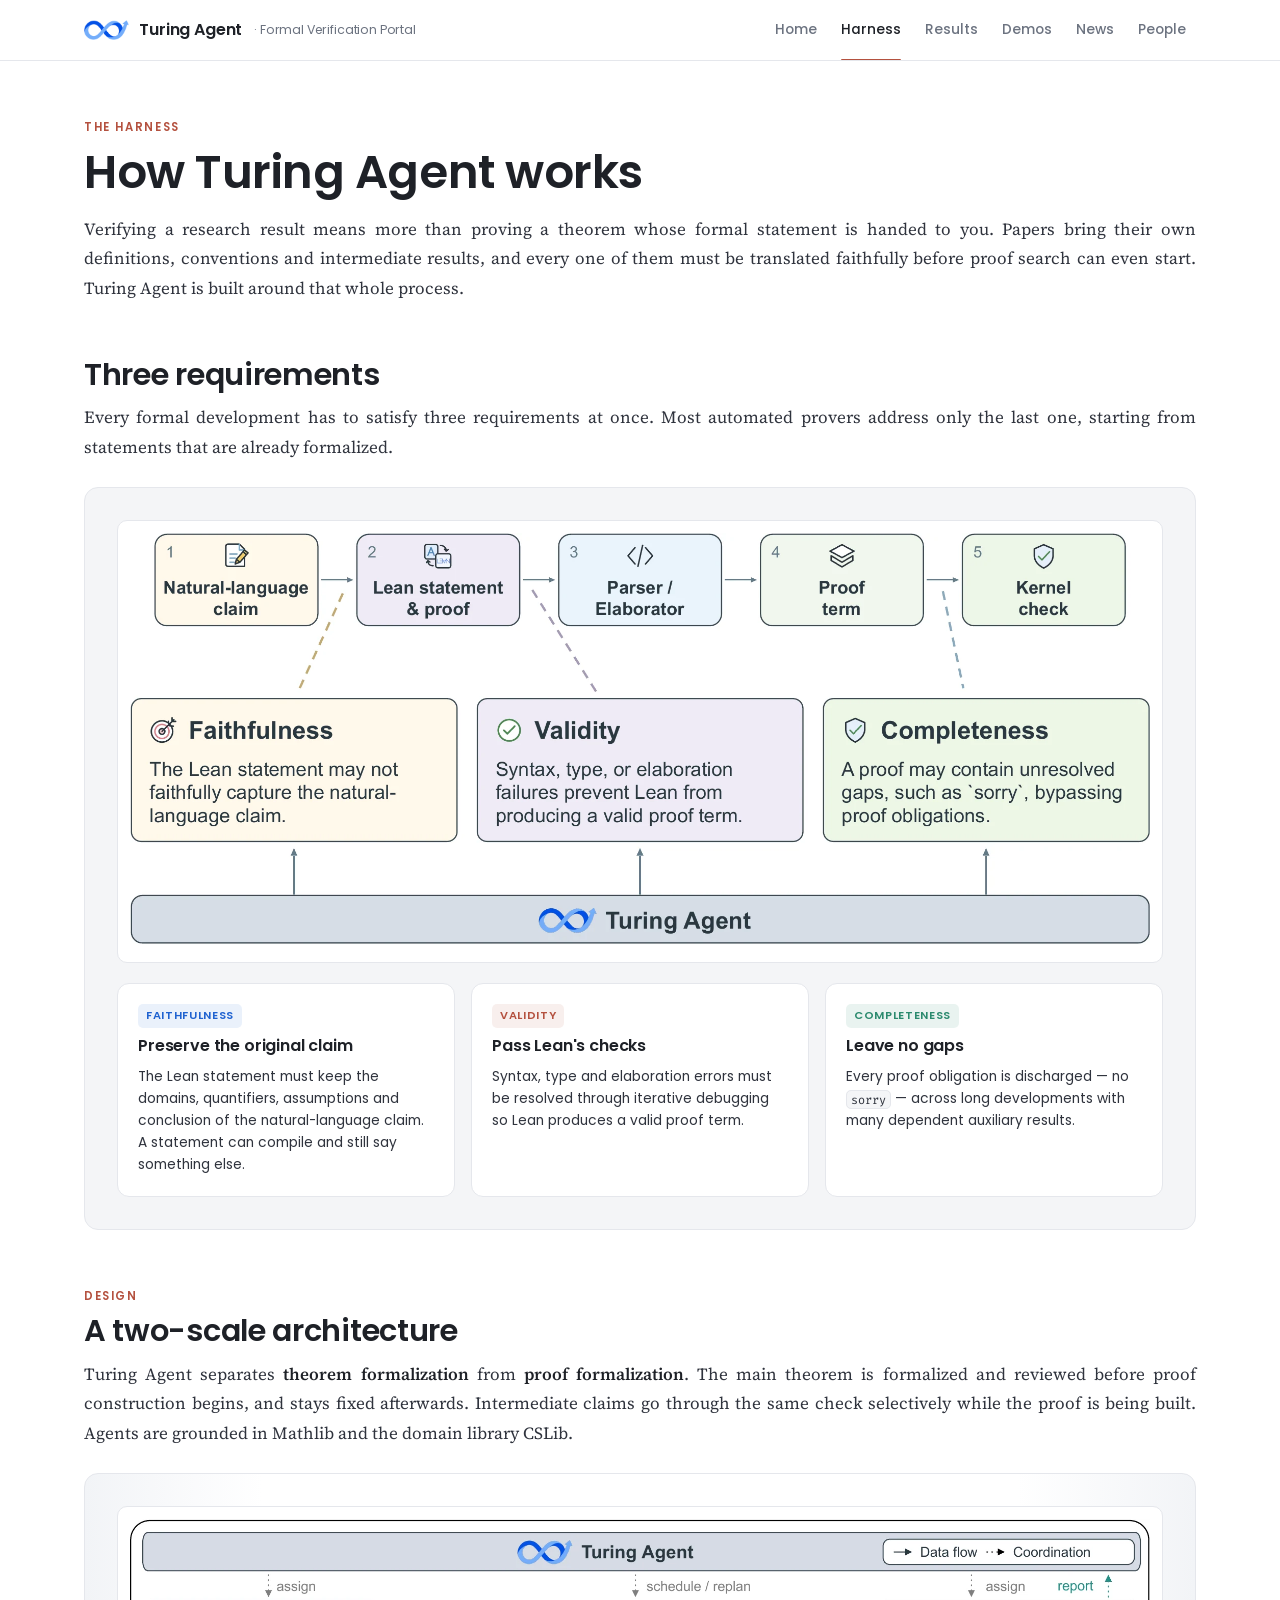
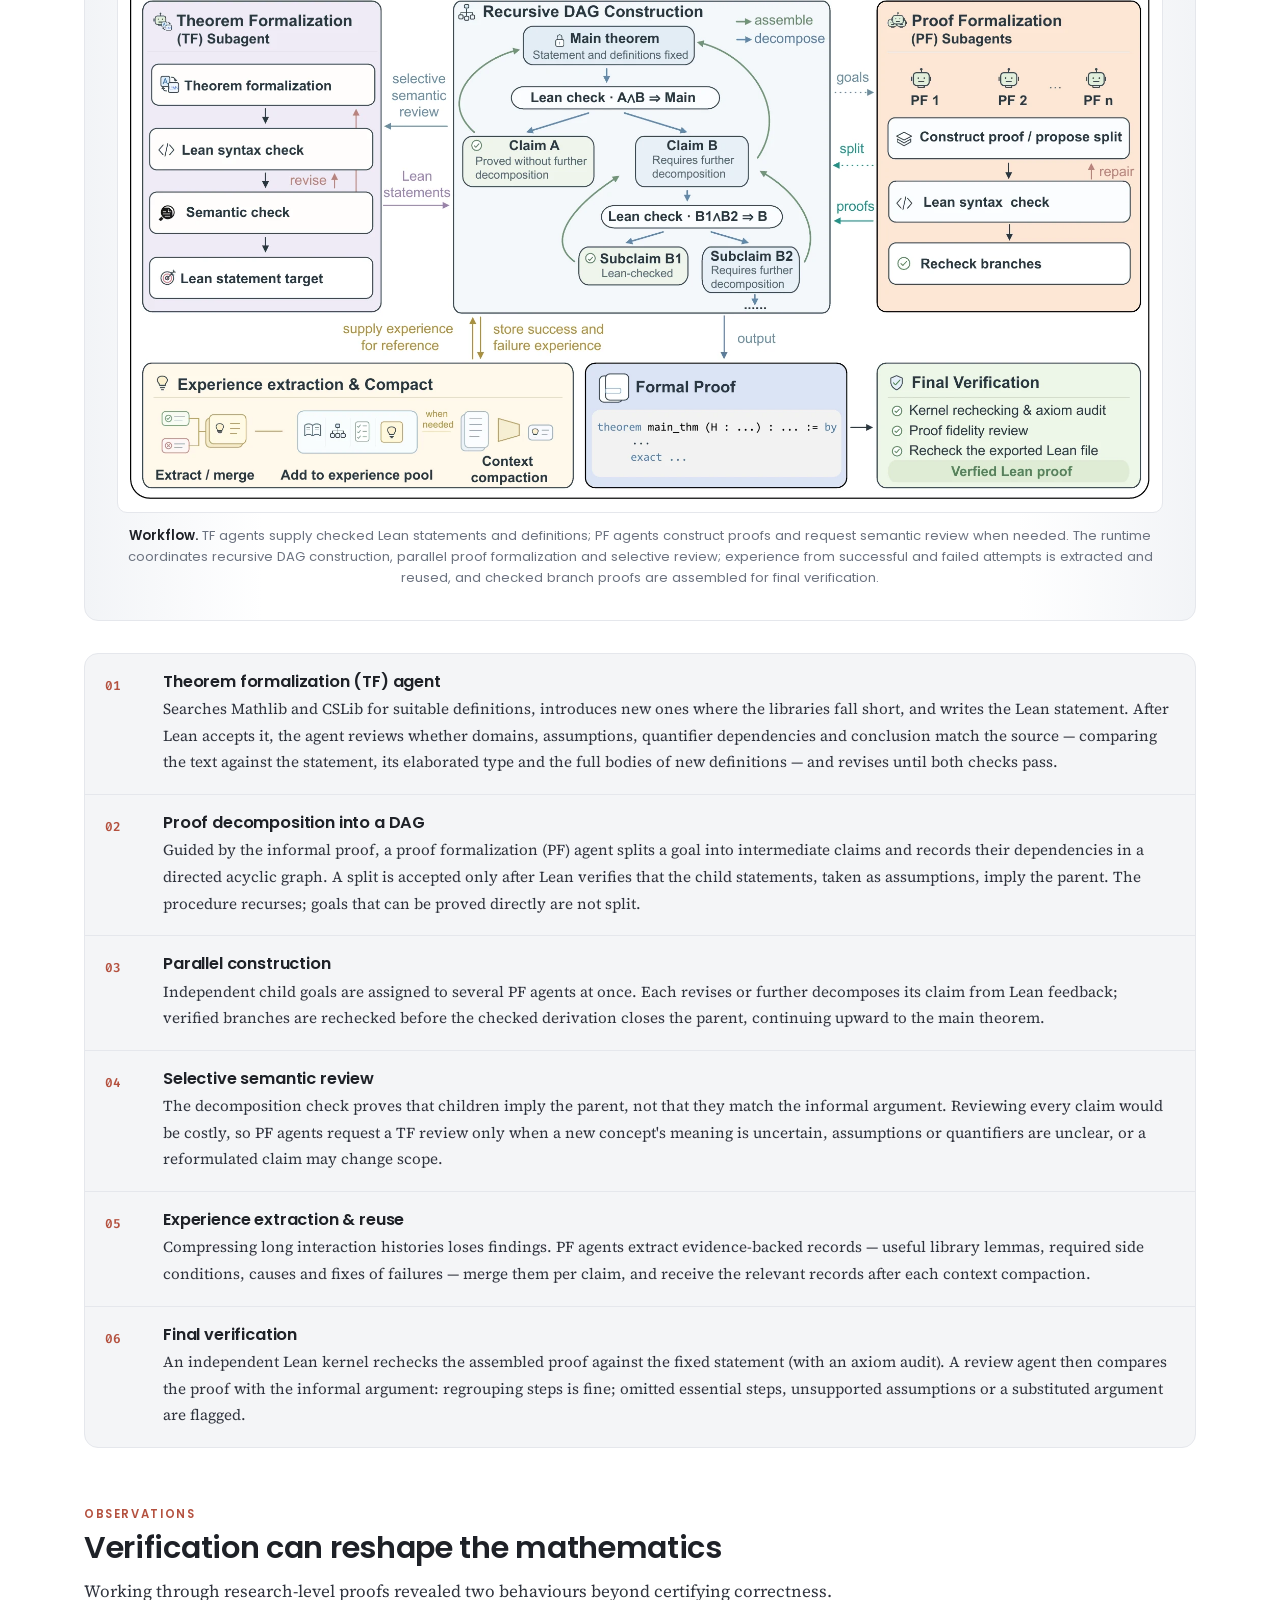
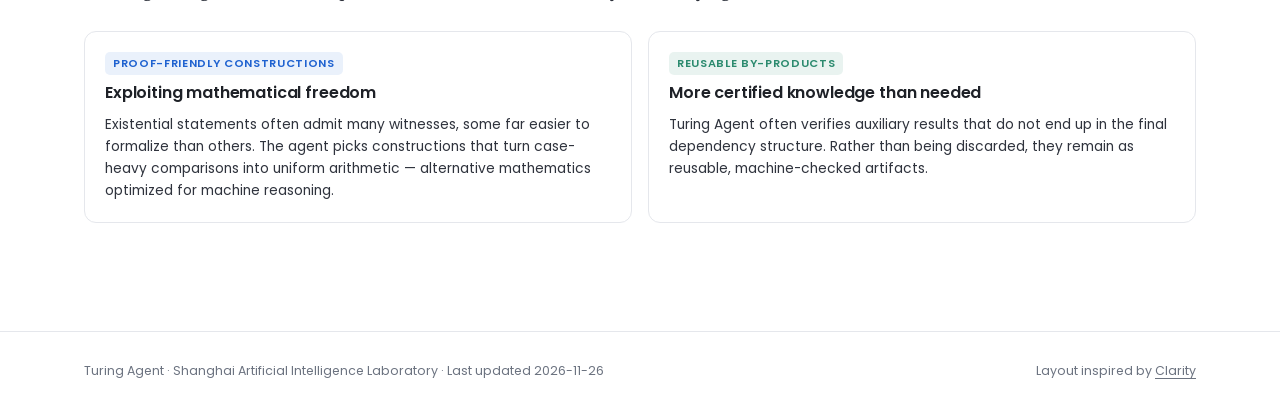
<file: harness.html>
<!DOCTYPE html>
<html lang="en">
<head>
  <meta charset="UTF-8">
  <meta name="viewport" content="width=device-width, initial-scale=1, viewport-fit=cover">
  <title>Harness — Turing Agent</title>
  <meta name="description" content="How Turing Agent works: two-scale theorem/proof formalization agents, proof DAG, selective semantic review, and experience pool.">
  <script>
    if (location.hash === "#results") {
      location.replace("results.html" + location.search + "#benchmarks");
    }
  </script>
  <link rel="icon" type="image/png" href="assets/img/favicon.png?v=202611270341">
  <link rel="preconnect" href="https://fonts.googleapis.com">
  <link rel="preconnect" href="https://fonts.gstatic.com" crossorigin>
  <link href="https://fonts.googleapis.com/css2?family=Fira+Code:wght@400;500;600&family=Poppins:wght@400;500;600&family=Source+Serif+4:ital,opsz,wght@0,8..60,400;0,8..60,600;1,8..60,400&display=swap" rel="stylesheet">
  <link rel="stylesheet" href="assets/css/site.css?v=202611270341">
</head>
<body>
  <header class="banner" id="banner"></header>

  <main>
    <section class="page-head wrap-xl">
      <div class="eyebrow">The harness</div>
      <h1>How Turing Agent works</h1>
      <p class="lede">
        Verifying a research result means more than proving a theorem whose formal statement is handed to you.
        Papers bring their own definitions, conventions and intermediate results, and every one of them must be translated faithfully before proof search can even start.
        Turing Agent is built around that whole process.
      </p>
    </section>

    <!-- ============ CHALLENGES ============ -->
    <section class="section wrap-xl">
      <div class="section-head" style="margin-bottom:0">
        <div>
          <h2>Three requirements</h2>
          <p class="section-sub" style="margin-top:0.6rem">Every formal development has to satisfy three requirements at once. Most automated provers address only the last one, starting from statements that are already formalized.</p>
        </div>
      </div>
      <div style="margin-top:1.5rem">
        <div class="box pad-lg">
          <figure class="figure">
            <div class="mat"><img class="zoomable" loading="lazy" src="assets/img/challenges.webp?v=202611270341" alt="Pipeline from natural-language claim to kernel check, annotated with faithfulness, validity and completeness." width="2000" height="819"></div>
          </figure>
          <div class="grid-3" style="margin-top:20px">
            <div class="card tile"><span class="tag">Faithfulness</span><h3>Preserve the original claim</h3><p>The Lean statement must keep the domains, quantifiers, assumptions and conclusion of the natural-language claim. A statement can compile and still say something else.</p></div>
            <div class="card tile"><span class="tag warm">Validity</span><h3>Pass Lean's checks</h3><p>Syntax, type and elaboration errors must be resolved through iterative debugging so Lean produces a valid proof term.</p></div>
            <div class="card tile"><span class="tag green">Completeness</span><h3>Leave no gaps</h3><p>Every proof obligation is discharged — no <code>sorry</code> — across long developments with many dependent auxiliary results.</p></div>
          </div>
        </div>
      </div>
    </section>

    <!-- ============ ARCHITECTURE ============ -->
    <section class="section wrap-xl" id="architecture">
      <div class="section-head" style="margin-bottom:0">
        <div>
          <div class="eyebrow">Design</div>
          <h2>A two-scale architecture</h2>
          <p class="section-sub" style="margin-top:0.6rem">
            Turing Agent separates <strong>theorem formalization</strong> from <strong>proof formalization</strong>. The main theorem is formalized and reviewed before proof construction begins, and stays fixed afterwards. Intermediate claims go through the same check selectively while the proof is being built. Agents are grounded in Mathlib and the domain library CSLib.
          </p>
        </div>
      </div>
      <div style="margin-top:1.5rem">
        <div class="box-linear pad-lg">
          <figure class="figure">
            <div class="mat"><img class="zoomable" loading="lazy" src="assets/img/workflow.webp?v=202611270341" alt="Turing Agent workflow: TF subagent, recursive DAG construction, PF subagents, experience pool and final verification." width="2000" height="1139"></div>
            <figcaption><b>Workflow.</b> TF agents supply checked Lean statements and definitions; PF agents construct proofs and request semantic review when needed. The runtime coordinates recursive DAG construction, parallel proof formalization and selective review; experience from successful and failed attempts is extracted and reused, and checked branch proofs are assembled for final verification.</figcaption>
          </figure>
        </div>
      </div>

      <div style="margin-top:2rem">
        <div class="box rows">
          <div class="comp"><div class="idx">01</div><div><h3>Theorem formalization (TF) agent</h3><p>Searches Mathlib and CSLib for suitable definitions, introduces new ones where the libraries fall short, and writes the Lean statement. After Lean accepts it, the agent reviews whether domains, assumptions, quantifier dependencies and conclusion match the source — comparing the text against the statement, its elaborated type and the full bodies of new definitions — and revises until both checks pass.</p></div></div>
          <div class="comp"><div class="idx">02</div><div><h3>Proof decomposition into a DAG</h3><p>Guided by the informal proof, a proof formalization (PF) agent splits a goal into intermediate claims and records their dependencies in a directed acyclic graph. A split is accepted only after Lean verifies that the child statements, taken as assumptions, imply the parent. The procedure recurses; goals that can be proved directly are not split.</p></div></div>
          <div class="comp"><div class="idx">03</div><div><h3>Parallel construction</h3><p>Independent child goals are assigned to several PF agents at once. Each revises or further decomposes its claim from Lean feedback; verified branches are rechecked before the checked derivation closes the parent, continuing upward to the main theorem.</p></div></div>
          <div class="comp"><div class="idx">04</div><div><h3>Selective semantic review</h3><p>The decomposition check proves that children imply the parent, not that they match the informal argument. Reviewing every claim would be costly, so PF agents request a TF review only when a new concept's meaning is uncertain, assumptions or quantifiers are unclear, or a reformulated claim may change scope.</p></div></div>
          <div class="comp"><div class="idx">05</div><div><h3>Experience extraction &amp; reuse</h3><p>Compressing long interaction histories loses findings. PF agents extract evidence-backed records — useful library lemmas, required side conditions, causes and fixes of failures — merge them per claim, and receive the relevant records after each context compaction.</p></div></div>
          <div class="comp"><div class="idx">06</div><div><h3>Final verification</h3><p>An independent Lean kernel rechecks the assembled proof against the fixed statement (with an axiom audit). A review agent then compares the proof with the informal argument: regrouping steps is fine; omitted essential steps, unsupported assumptions or a substituted argument are flagged.</p></div></div>
        </div>
      </div>
    </section>

    <!-- ============ FINDINGS ============ -->
    <section class="section wrap-xl">
      <div class="section-head" style="margin-bottom:0">
        <div>
          <div class="eyebrow">Observations</div>
          <h2>Verification can reshape the mathematics</h2>
          <p class="section-sub" style="margin-top:0.6rem">Working through research-level proofs revealed two behaviours beyond certifying correctness.</p>
        </div>
      </div>
      <div style="margin-top:1.5rem">
        <div class="grid-2">
          <div class="card tile"><span class="tag">Proof-friendly constructions</span><h3>Exploiting mathematical freedom</h3><p>Existential statements often admit many witnesses, some far easier to formalize than others. The agent picks constructions that turn case-heavy comparisons into uniform arithmetic — alternative mathematics optimized for machine reasoning.</p></div>
          <div class="card tile"><span class="tag green">Reusable by-products</span><h3>More certified knowledge than needed</h3><p>Turing Agent often verifies auxiliary results that do not end up in the final dependency structure. Rather than being discarded, they remain as reusable, machine-checked artifacts.</p></div>
        </div>
      </div>
    </section>
  </main>

  <footer class="footer" id="footer"></footer>

  <script src="data/site.js?v=202611270341"></script>
  <script src="assets/js/site.js?v=202611270341"></script>
</body>
</html>
</file>
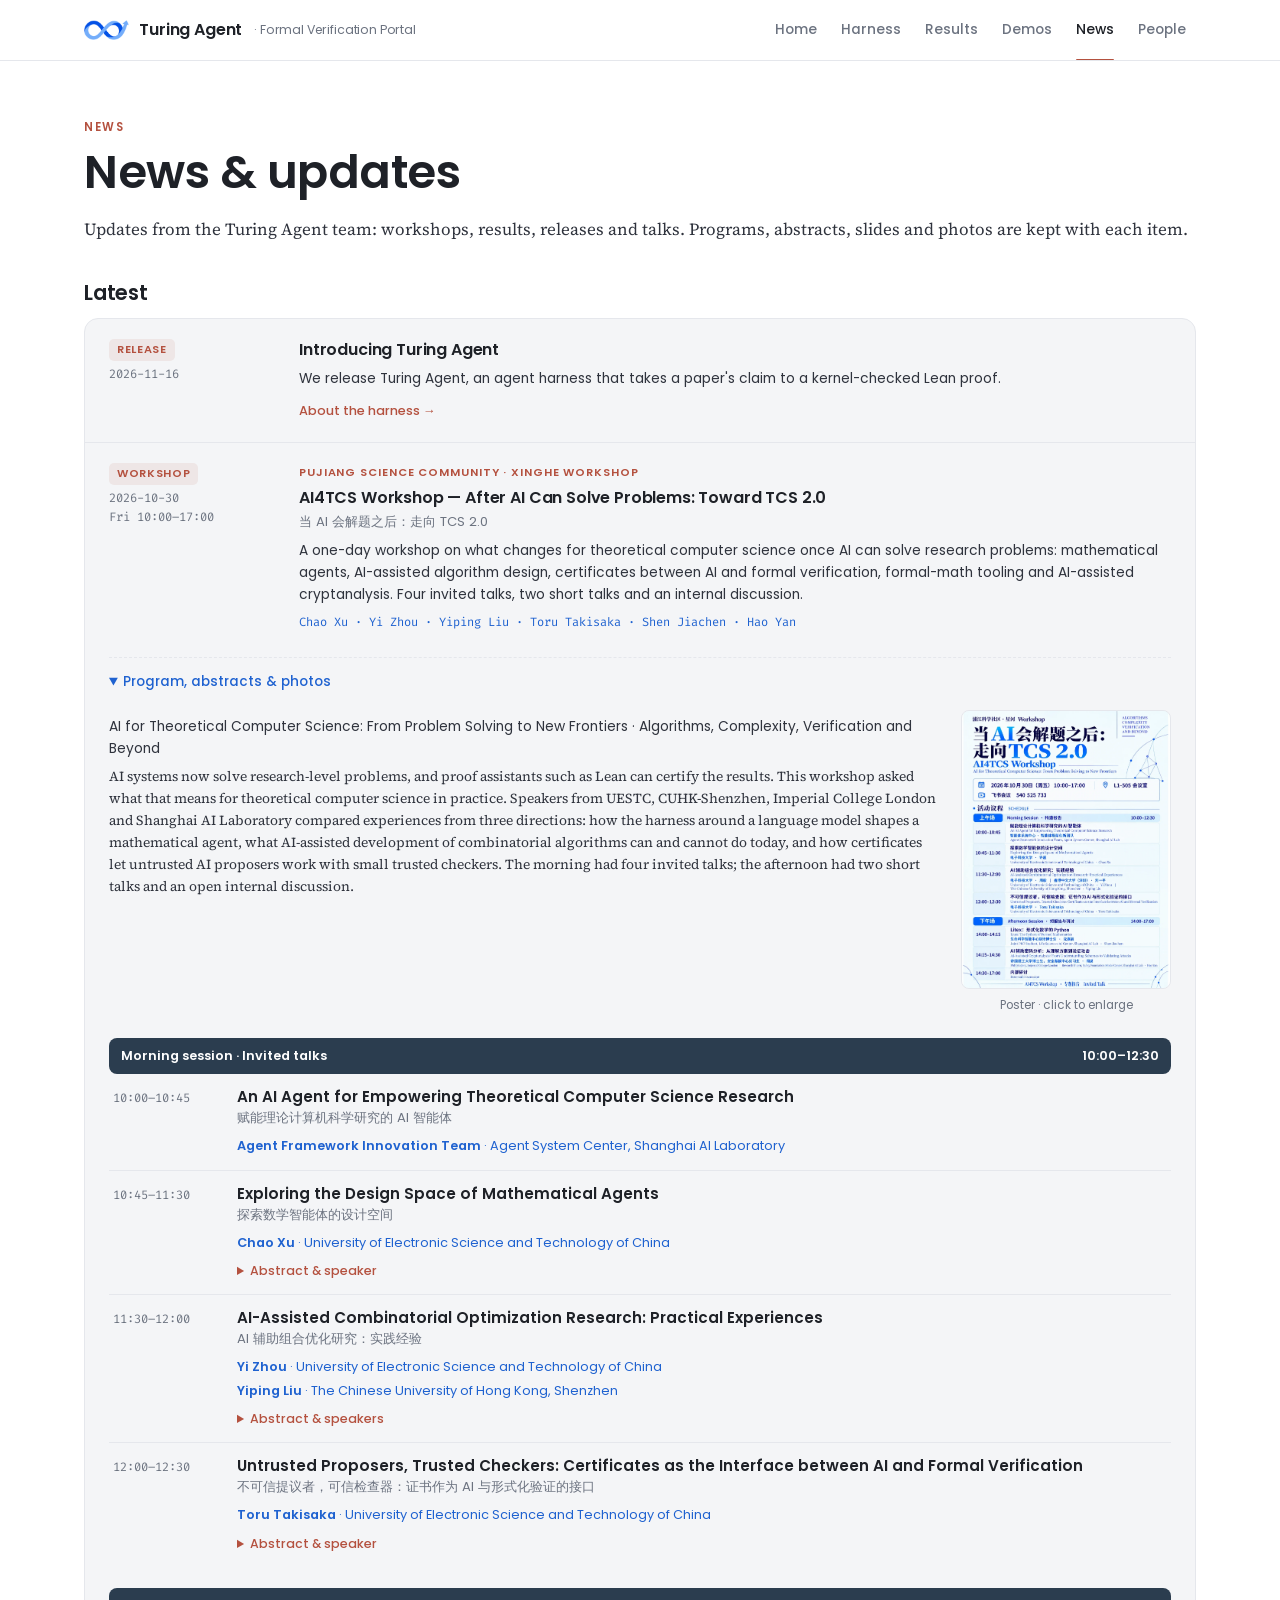
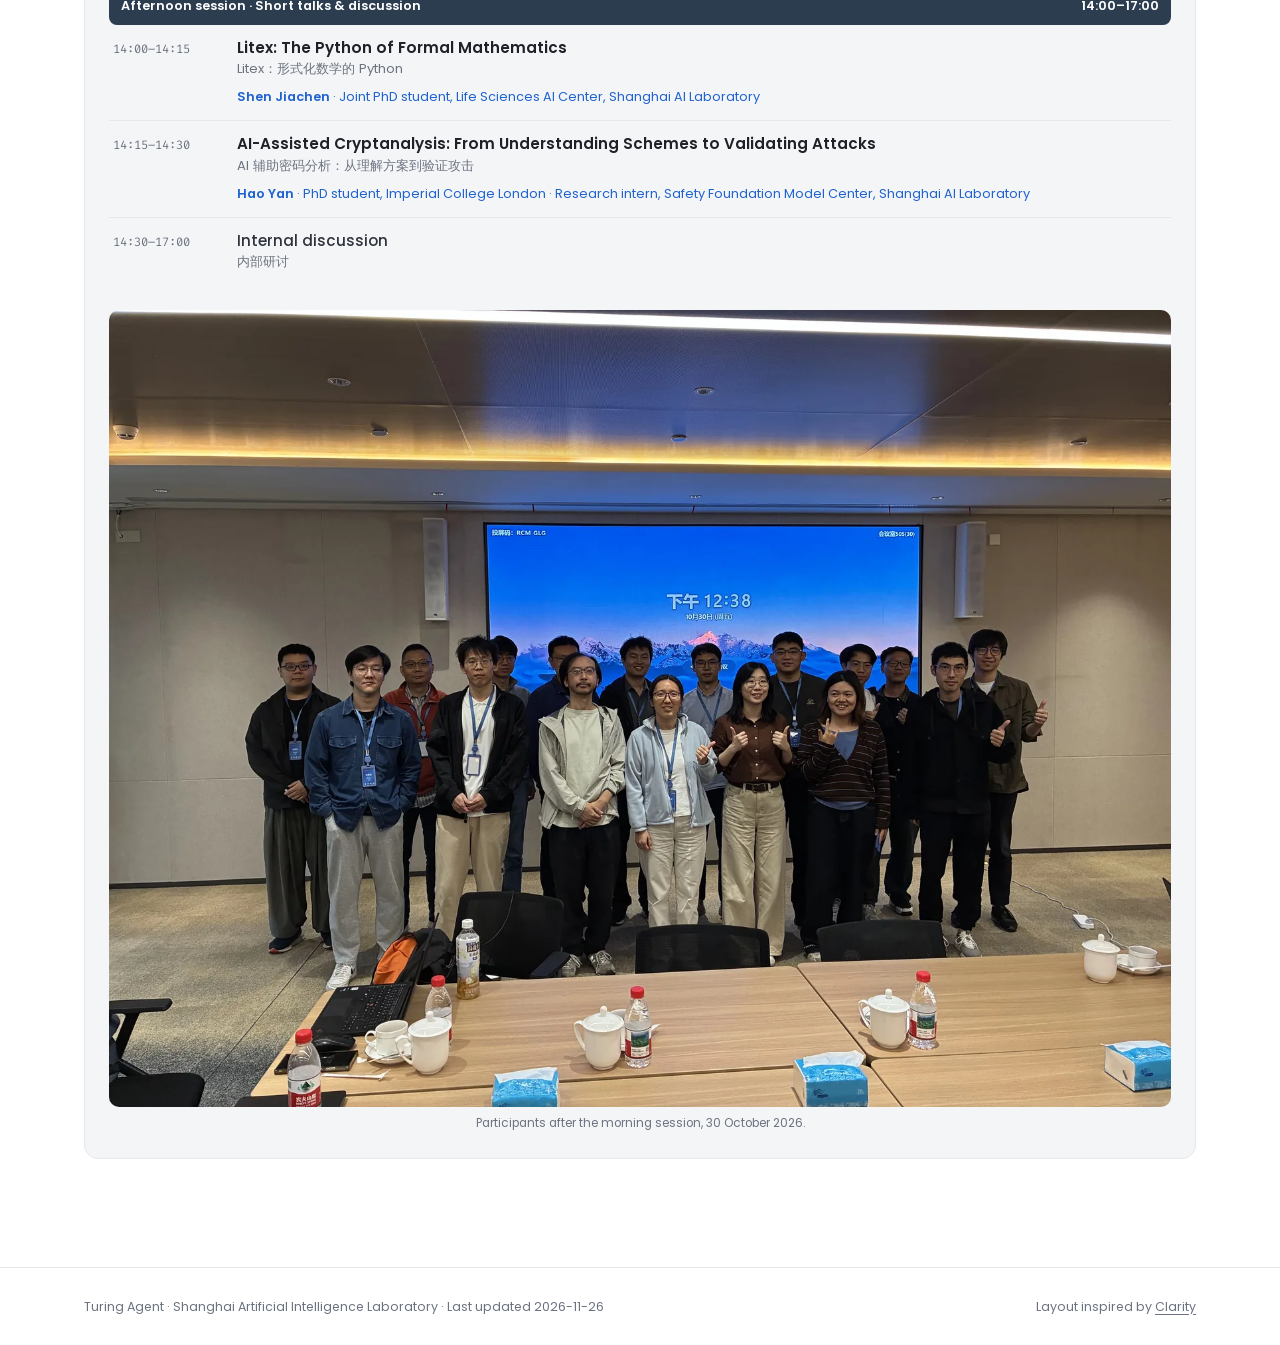
<file: news.html>
<!DOCTYPE html>
<html lang="en">
<head>
  <meta charset="UTF-8">
  <meta name="viewport" content="width=device-width, initial-scale=1, viewport-fit=cover">
  <title>News — Turing Agent</title>
  <meta name="description" content="News from the Turing Agent team: workshops, results, releases and talks.">
  <link rel="icon" type="image/png" href="assets/img/favicon.png?v=202611270341">
  <link rel="preconnect" href="https://fonts.googleapis.com">
  <link rel="preconnect" href="https://fonts.gstatic.com" crossorigin>
  <link href="https://fonts.googleapis.com/css2?family=Fira+Code:wght@400;500;600&family=Poppins:wght@400;500;600&family=Source+Serif+4:ital,opsz,wght@0,8..60,400;0,8..60,600;1,8..60,400&display=swap" rel="stylesheet">
  <link rel="stylesheet" href="assets/css/site.css?v=202611270341">
</head>
<body>
  <header class="banner" id="banner"></header>

  <main>
    <section class="page-head wrap-xl">
      <div class="eyebrow">News</div>
      <h1>News &amp; updates</h1>
      <p class="lede" id="news-intro"></p>
    </section>

    <!-- items come from data/news.js; "Upcoming" shows only when something is dated in the future -->
    <section class="section wrap-xl" id="news-upcoming-sec" style="padding-top:28px" hidden>
      <h2 style="font-size:1.3rem">Upcoming</h2>
      <div class="box rows" id="news-upcoming" style="margin-top:12px"></div>
    </section>

    <section class="section wrap-xl" style="padding-top:28px">
      <h2 style="font-size:1.3rem">Latest</h2>
      <div class="box rows" id="news-list" style="margin-top:12px"></div>
    </section>
  </main>

  <footer class="footer" id="footer"></footer>

  <script src="data/site.js?v=202611270341"></script>
  <script src="data/news.js?v=202611270341"></script>
  <script src="assets/js/site.js?v=202611270341"></script>
</body>
</html>
</file>
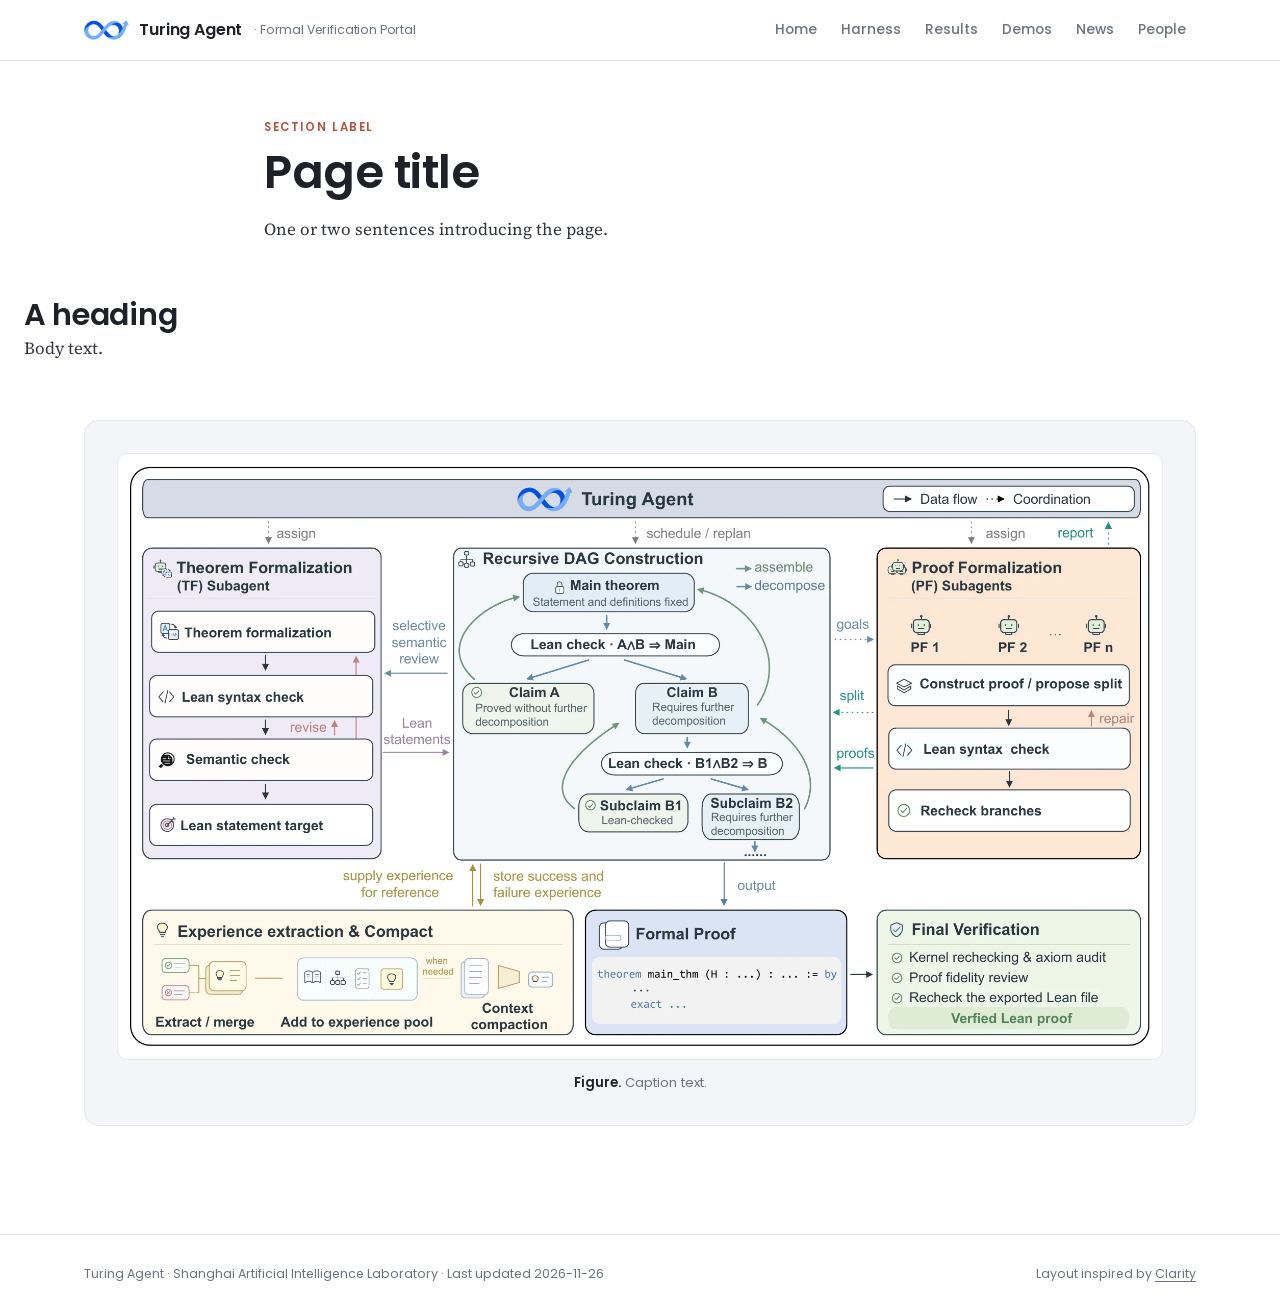
<file: page-template.html>
<!DOCTYPE html>
<!--
  NEW PAGE TEMPLATE
  1. Copy this file, e.g. to  talks.html
  2. Change <title>, the eyebrow, <h1> and the content below
  3. Add  { label: "Talks", href: "talks.html" }  to `nav` in data/site.js
  Reusable blocks: .box / .box-linear (tinted containers), .card, .grid-2/3/4,
  .tile, .tag, .figure (+ .mat), .ac-table, .def-box / .thm-box, .prose.
  For math, add the three KaTeX lines from results.html.
-->
<html lang="en">
<head>
  <meta charset="UTF-8">
  <meta name="viewport" content="width=device-width, initial-scale=1, viewport-fit=cover">
  <title>New page — Turing Agent</title>
  <link rel="icon" type="image/png" href="assets/img/favicon.png?v=202611270341">
  <link rel="preconnect" href="https://fonts.googleapis.com">
  <link rel="preconnect" href="https://fonts.gstatic.com" crossorigin>
  <link href="https://fonts.googleapis.com/css2?family=Fira+Code:wght@400;500;600&family=Poppins:wght@400;500;600&family=Source+Serif+4:ital,opsz,wght@0,8..60,400;0,8..60,600;1,8..60,400&display=swap" rel="stylesheet">
  <link rel="stylesheet" href="assets/css/site.css?v=202611270341">
</head>
<body>
  <header class="banner" id="banner"></header>

  <main>
    <section class="page-head wrap-main">
      <div class="eyebrow">Section label</div>
      <h1>Page title</h1>
      <p class="lede">One or two sentences introducing the page.</p>
    </section>

    <section class="section wrap-main prose">
      <h2>A heading</h2>
      <p>Body text.</p>
    </section>

    <section class="section wrap-xl">
      <div class="box pad-lg">
        <figure class="figure">
          <div class="mat"><img class="zoomable" src="assets/img/workflow.webp?v=202611270341" alt="Describe the figure"></div>
          <figcaption><b>Figure.</b> Caption text.</figcaption>
        </figure>
      </div>
    </section>
  </main>

  <footer class="footer" id="footer"></footer>

  <script src="data/site.js?v=202611270341"></script>
  <script src="assets/js/site.js?v=202611270341"></script>
</body>
</html>
</file>
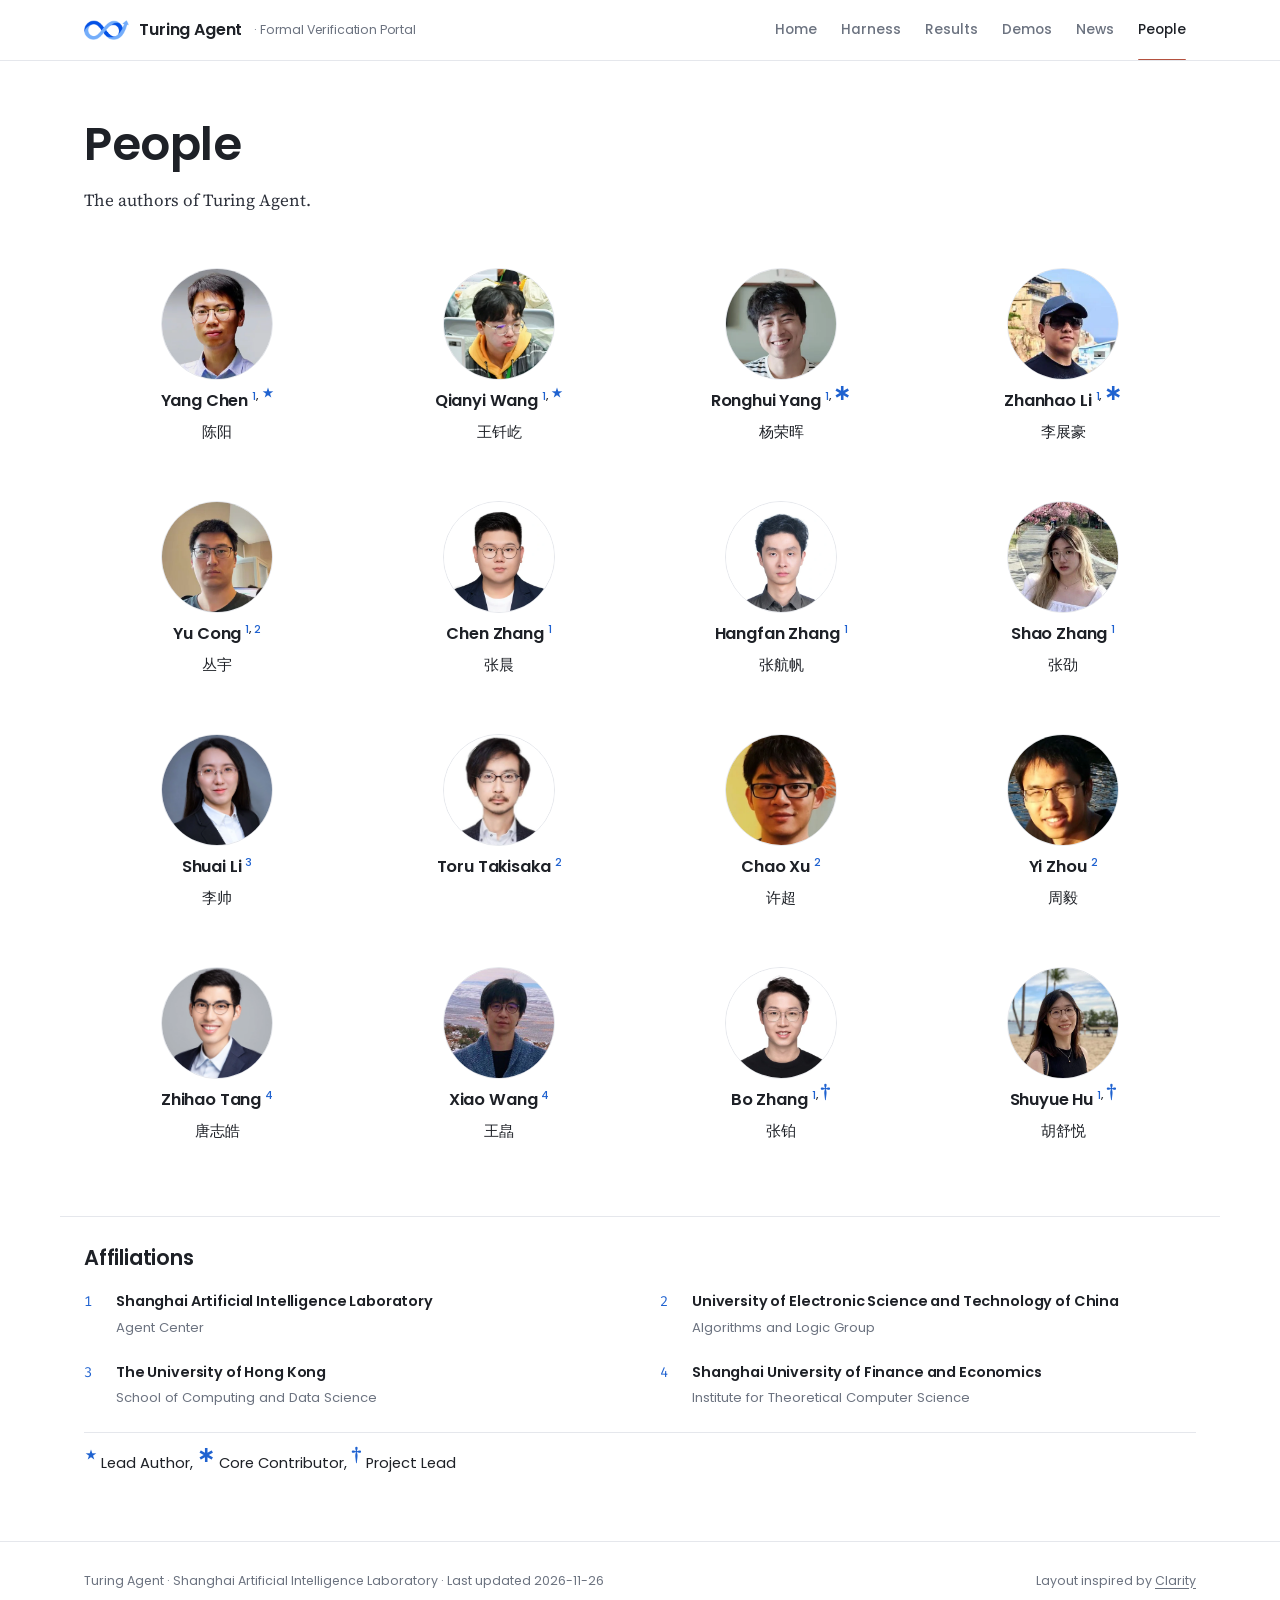
<file: people.html>
<!DOCTYPE html>
<html lang="en">
<head>
  <meta charset="UTF-8">
  <meta name="viewport" content="width=device-width, initial-scale=1, viewport-fit=cover">
  <title>People — Turing Agent</title>
  <meta name="description" content="The authors of Turing Agent, with affiliations and contributor roles in paper order.">
  <link rel="icon" type="image/png" href="assets/img/favicon.png?v=202611270341">
  <link rel="preconnect" href="https://fonts.googleapis.com">
  <link rel="preconnect" href="https://fonts.gstatic.com" crossorigin>
  <link href="https://fonts.googleapis.com/css2?family=Fira+Code:wght@400;500;600&family=Poppins:wght@400;500;600&family=Source+Serif+4:ital,opsz,wght@0,8..60,400;0,8..60,600;1,8..60,400&display=swap" rel="stylesheet">
  <link rel="stylesheet" href="assets/css/site.css?v=202611270341">
</head>
<body>
  <header class="banner" id="banner"></header>

  <main>
    <section class="page-head wrap-xl">
      <h1>People</h1>
      <p class="lede" id="people-intro"></p>
    </section>

    <!-- Author order and references follow the paper; data lives in data/people.js. -->
    <section class="section wrap-xl" id="people" style="padding-top:28px"></section>
    <section class="wrap-xl people-affiliations" aria-labelledby="affiliations-title">
      <h2 id="affiliations-title">Affiliations</h2>
      <ol class="affiliation-grid" id="people-affiliations"></ol>
      <p class="author-notes" id="author-notes" aria-label="Author roles"></p>
    </section>
  </main>

  <footer class="footer" id="footer"></footer>

  <script src="data/site.js?v=202611270341"></script>
  <script src="data/people.js?v=202611270341"></script>
  <script src="assets/js/site.js?v=202611270341"></script>
</body>
</html>
</file>
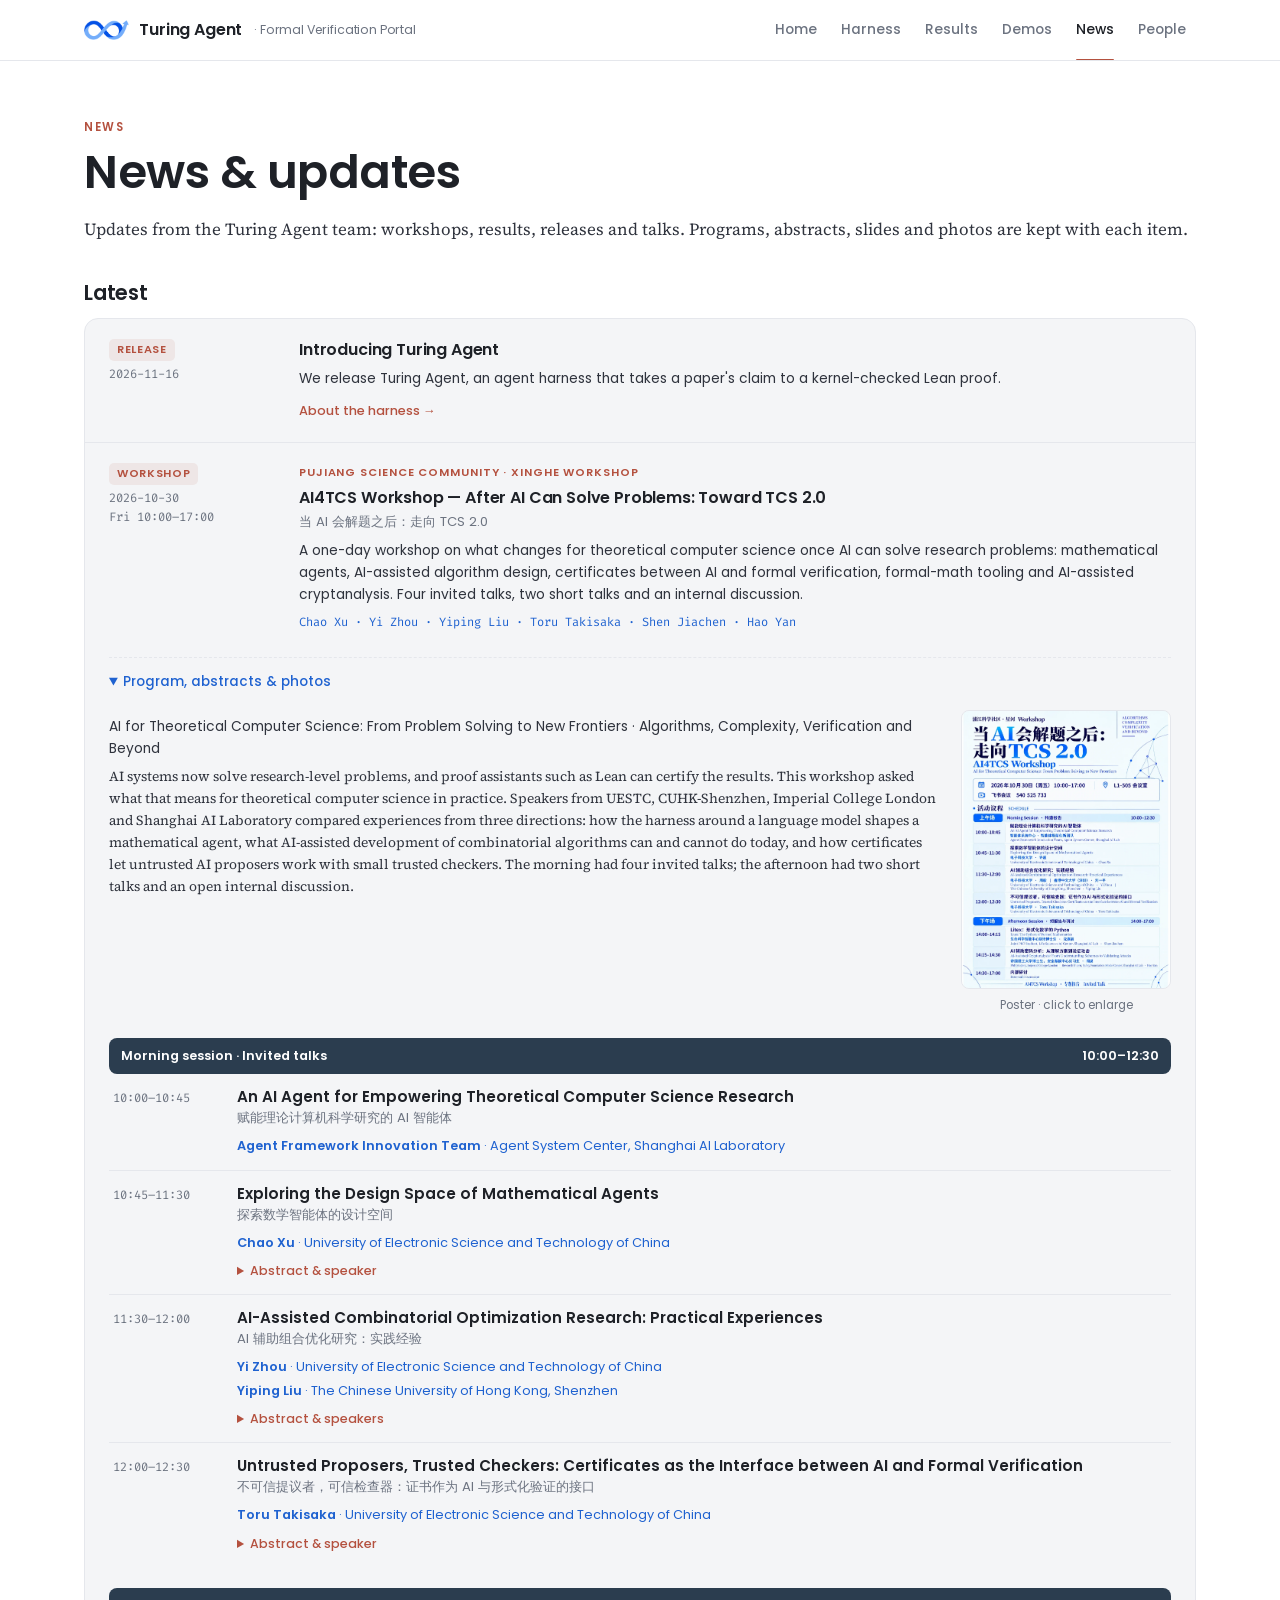
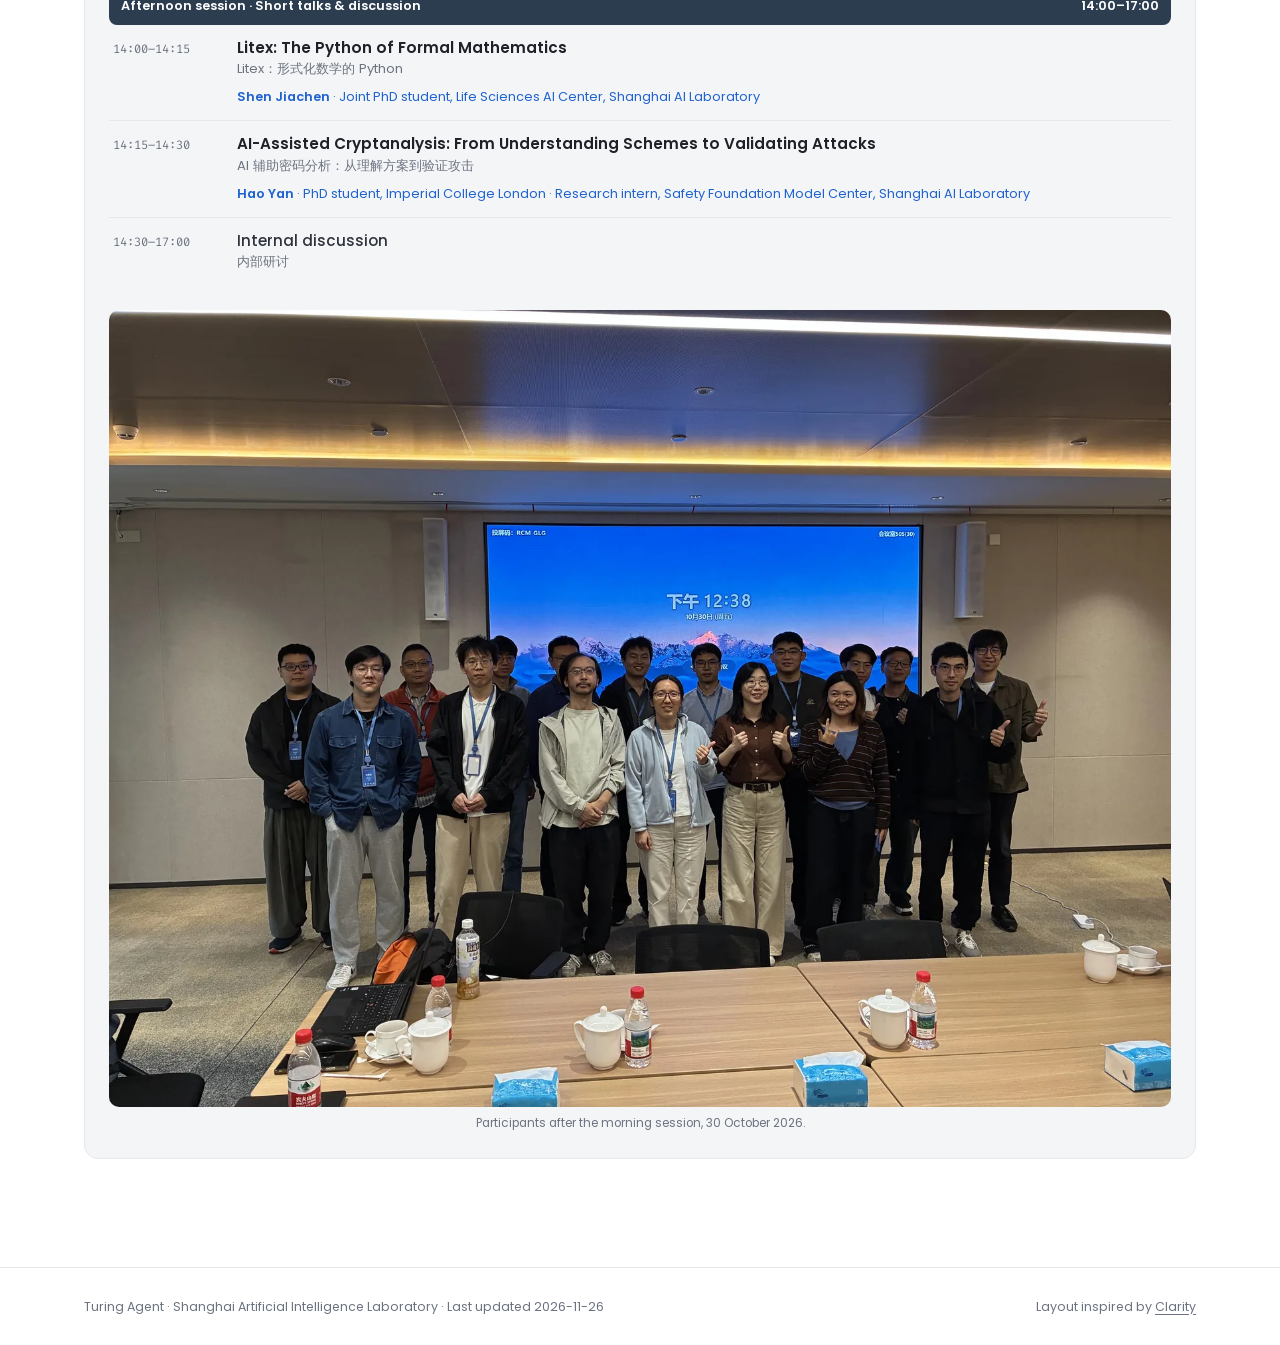
<file: workshops.html>
<!DOCTYPE html>
<!-- Workshops are now part of News (news.html). This stub keeps old links working. -->
<html lang="en">
<head>
  <meta charset="UTF-8">
  <title>News — Turing Agent</title>
  <link rel="canonical" href="news.html">
  <meta http-equiv="refresh" content="0; url=news.html">
  <script>location.replace("news.html" + (location.hash || "#ai4tcs-workshop-2026"));</script>
</head>
<body>
  <p>Workshops are now listed under <a href="news.html">News</a>.</p>
</body>
</html>
</file>
<file: assets/css/site.css>
/* =====================================================================
   Turing Agent portal — shared stylesheet
   Look: Clarity-style academic page (Poppins UI / Source Serif body / Fira Code)
   All colours are tokens; dark mode only redefines the tokens.
   ===================================================================== */

:root {
  --bg: #ffffff;
  --bg-soft: #f4f5f7;
  --bg-linear: linear-gradient(90deg, #f2f4f7 0%, #ffffff 16%, #ffffff 84%, #f2f4f7 100%);
  --bg-code: #f4f5f7;
  --bg-row: #f6f7f9;
  --bg-banner: rgba(255, 255, 255, 0.9);
  --text: #1e2127;
  --body: #2f333d;
  --muted: #6c7380;
  --border: #e5e7ec;
  --rule: #1e2127;
  --navy: #2b3d4f;
  --blue: #1f62d0;
  --blue-soft: rgba(31, 98, 208, 0.09);
  --warm: #b4513f;
  --warm-soft: rgba(180, 81, 63, 0.09);
  --green: #2b8a6e;
  --green-soft: rgba(43, 138, 110, 0.1);
  --amber: #a86d12;
  --amber-soft: rgba(168, 109, 18, 0.1);
  --def-bg: #f2f3f5;   /* report: targetbox_blue  */
  --thm-bg: #f5f1e9;   /* report: targetbox_yellow */
  --shadow: 0 1px 2px rgba(16, 24, 40, 0.04), 0 2px 8px rgba(16, 24, 40, 0.04);
  --font-sans: 'Poppins', -apple-system, BlinkMacSystemFont, 'PingFang SC', 'Hiragino Sans GB', 'Microsoft YaHei', sans-serif;
  --font-serif: 'Source Serif 4', Georgia, Cambria, 'Songti SC', serif;
  --font-mono: 'Fira Code', ui-monospace, SFMono-Regular, Menlo, monospace;
  --banner-h: 58px;
  color-scheme: light;
}

@media (prefers-color-scheme: dark) {
  :root {
    --bg: #13161c;
    --bg-soft: #1b1f27;
    --bg-linear: linear-gradient(90deg, #181c24 0%, #13161c 16%, #13161c 84%, #181c24 100%);
    --bg-code: #1b1f27;
    --bg-row: #191d25;
    --bg-banner: rgba(19, 22, 28, 0.88);
    --text: #f1f3f5;
    --body: #ced4da;
    --muted: #8b939e;
    --border: #2b303c;
    --rule: #8b939e;
    --navy: #9db4ff;
    --blue: #7aa7ff;
    --blue-soft: rgba(122, 167, 255, 0.12);
    --warm: #ff9a85;
    --warm-soft: rgba(255, 154, 133, 0.12);
    --green: #63d2ae;
    --green-soft: rgba(99, 210, 174, 0.12);
    --amber: #f2b45a;
    --amber-soft: rgba(242, 180, 90, 0.12);
    --def-bg: #1c2029;
    --thm-bg: #221f19;
    --shadow: none;
    color-scheme: dark;
  }
}

/* ---------- base ---------- */
*, *::before, *::after { box-sizing: border-box; }
html { scroll-behavior: smooth; scroll-padding-top: calc(var(--banner-h) + 16px); }
body {
  margin: 0;
  background: var(--bg);
  color: var(--body);
  font-family: var(--font-serif);
  font-size: 17px;
  line-height: 1.75;
  -webkit-font-smoothing: antialiased;
}
img { max-width: 100%; height: auto; display: block; }
a { color: var(--blue); text-decoration: none; }
a:hover { text-decoration: underline; text-underline-offset: 3px; }
h1, h2, h3, h4 { font-family: var(--font-sans); color: var(--text); line-height: 1.25; margin: 0; font-weight: 600; letter-spacing: -0.01em; }
h2 { font-size: clamp(1.45rem, 1.1rem + 1.2vw, 1.9rem); }
h3 { font-size: 1.15rem; }
p { margin: 0 0 1em; }
p:last-child { margin-bottom: 0; }
code, pre, .mono { font-family: var(--font-mono); }
code { font-size: 0.86em; background: var(--bg-code); border: 1px solid var(--border); border-radius: 5px; padding: 0.05em 0.35em; }
strong { color: var(--text); font-weight: 600; }
[hidden] { display: none !important; }

/* ---------- containers (Clarity widths) ---------- */
.wrap-main, .wrap-large, .wrap-xl, .wrap-trace { margin-inline: auto; padding-inline: 24px; }
.wrap-main { max-width: 800px; }
.wrap-large { max-width: 980px; }
.wrap-xl { max-width: 1160px; }
@media (max-width: 480px) { .wrap-main, .wrap-large, .wrap-xl, .wrap-trace { padding-inline: 16px; } }

.section { padding-block: 44px; }
.section + .section { padding-top: 12px; }
.stack > * + * { margin-top: 1rem; }

.eyebrow {
  font-family: var(--font-sans);
  font-size: 0.72rem;
  font-weight: 600;
  letter-spacing: 0.14em;
  text-transform: uppercase;
  color: var(--warm);
  margin-bottom: 0.5rem;
}
.lede { font-size: 1.06rem; color: var(--body); }
.muted { color: var(--muted); }
.ui { font-family: var(--font-sans); }

/* ---------- top banner ---------- */
.banner {
  position: sticky;
  top: 0;
  z-index: 50;
  background: var(--bg-banner);
  backdrop-filter: saturate(180%) blur(10px);
  -webkit-backdrop-filter: saturate(180%) blur(10px);
  border-bottom: 1px solid var(--border);
  padding-top: env(safe-area-inset-top, 0px);
}
.banner-inner {
  max-width: 1160px;
  margin-inline: auto;
  padding-inline: 24px;
  min-height: var(--banner-h);
  display: flex;
  align-items: center;
  justify-content: space-between;
  gap: 24px;
  font-family: var(--font-sans);
}
.brand { display: inline-flex; align-items: center; gap: 10px; color: var(--text); font-weight: 600; font-size: 1rem; letter-spacing: -0.01em; white-space: nowrap; }
.brand:hover { text-decoration: none; }
.brand img { width: auto; height: 20px; }
.brand small { font-weight: 400; color: var(--muted); font-size: 0.78rem; margin-left: 2px; }
.nav { display: flex; align-items: center; gap: 4px; overflow-x: auto; scrollbar-width: none; }
.nav::-webkit-scrollbar { display: none; }
.nav a {
  position: relative;
  color: var(--muted);
  font-size: 0.86rem;
  font-weight: 500;
  padding: 18px 10px;
  white-space: nowrap;
  transition: color 0.15s ease;
}
.nav a:hover { color: var(--text); text-decoration: none; }
.nav a[aria-current="page"] { color: var(--text); }
.nav a[aria-current="page"]::after {
  content: "";
  position: absolute;
  left: 10px; right: 10px; bottom: -1px;
  height: 2px;
  border-radius: 2px;
  background: var(--warm);
}
@media (max-width: 760px) {
  .banner-inner { flex-direction: column; align-items: stretch; gap: 0; padding-inline: 16px; }
  .brand { padding-top: 12px; }
  .brand small { display: none; }
  .nav { margin-inline: -10px; }
  .nav a { padding: 10px 10px 12px; }
}

/* ---------- page header (hero) ---------- */
.page-head { padding-top: 56px; padding-bottom: 8px; }
.page-head h1 { font-size: clamp(1.9rem, 1.3rem + 2.4vw, 2.9rem); line-height: 1.15; }
.page-head .lede { margin-top: 1rem; width: 100%; max-width: 100%; text-align: justify; text-justify: inter-word; }
.hero { text-align: center; padding-top: 64px; padding-bottom: 24px; }
.hero-logo { display: block; width: auto; height: 56px; margin: 0 auto 20px; }
.hero h1 { font-size: clamp(2rem, 1.2rem + 3.2vw, 3.3rem); line-height: 1.12; max-width: 52rem; margin-inline: auto; }
.hero h1 span { display: block; font-size: 0.56em; font-weight: 500; color: var(--body); margin-top: 0.5rem; letter-spacing: 0; }
.affil { font-family: var(--font-sans); font-size: 0.92rem; color: var(--muted); margin-top: 1.1rem; }
.hero .lede { max-width: 46rem; margin: 1.2rem auto 0; }
.btn-row { display: flex; flex-wrap: wrap; justify-content: center; gap: 10px; margin-top: 1.6rem; }

.btn {
  display: inline-flex; align-items: center; gap: 8px;
  font-family: var(--font-sans); font-size: 0.86rem; font-weight: 500;
  padding: 8px 16px; border-radius: 999px;
  border: 1px solid var(--border); background: var(--bg-soft); color: var(--text);
  transition: border-color 0.15s ease, background 0.15s ease;
}
.btn:hover { text-decoration: none; border-color: var(--navy); }
.btn.primary { background: var(--navy); border-color: var(--navy); color: var(--bg); }
.btn.primary:hover { opacity: 0.92; }
.btn svg { width: 15px; height: 15px; }

/* ---------- Clarity boxes ---------- */
.box { background: var(--bg-soft); border: 1px solid var(--border); border-radius: 14px; }
.box-linear { background: var(--bg-linear); border: 1px solid var(--border); border-radius: 14px; }
.card { background: var(--bg); border: 1px solid var(--border); border-radius: 12px; }
.pad { padding: 24px; }
@media (min-width: 720px) { .pad-lg { padding: 32px; } }
@media (max-width: 719px) { .pad-lg { padding: 20px; } }

/* figures: images are white-background PDFs, so keep a white mat in dark mode too */
.figure { margin: 0; }
.figure .mat { background: #fff; border-radius: 10px; padding: 12px; border: 1px solid var(--border); }
.figure img { margin-inline: auto; }
.figure figcaption { font-family: var(--font-sans); font-size: 0.82rem; line-height: 1.6; color: var(--muted); margin-top: 12px; text-align: center; max-width: 100%; margin-inline: auto; }
.figure figcaption b { color: var(--text); font-weight: 600; }
.zoomable { cursor: zoom-in; }

/* ---------- stat strip ---------- */
.stats { display: grid; grid-template-columns: repeat(4, minmax(0, 1fr)); gap: 12px; }
@media (max-width: 860px) { .stats { grid-template-columns: repeat(2, minmax(0, 1fr)); } }
.stat { padding: 18px 18px 16px; font-family: var(--font-sans); }
.stat .num { font-size: 1.9rem; font-weight: 600; color: var(--text); letter-spacing: -0.02em; line-height: 1.1; }
.stat .num em { font-style: normal; font-size: 0.55em; color: var(--muted); font-weight: 500; margin-left: 2px; }
.stat .label { font-size: 0.8rem; color: var(--body); margin-top: 6px; line-height: 1.45; }
.stat .sub { font-size: 0.72rem; color: var(--muted); margin-top: 4px; }

/* ---------- grids & tiles ---------- */
.grid-2, .grid-3, .grid-4 { display: grid; gap: 16px; }
.grid-2 { grid-template-columns: repeat(2, minmax(0, 1fr)); }
.grid-3 { grid-template-columns: repeat(3, minmax(0, 1fr)); }
.grid-4 { grid-template-columns: repeat(4, minmax(0, 1fr)); }
@media (max-width: 900px) { .grid-3, .grid-4 { grid-template-columns: repeat(2, minmax(0, 1fr)); } }
@media (max-width: 620px) { .grid-2, .grid-3, .grid-4 { grid-template-columns: 1fr; } }

.tile { padding: 20px; font-family: var(--font-sans); display: flex; flex-direction: column; gap: 8px; }
.tile h3 { font-size: 1rem; min-height: 1.4em; }
.tile p { font-size: 0.86rem; line-height: 1.6; color: var(--body); margin: 0; }
.tile .tag { align-self: flex-start; }
a.tile { color: inherit; transition: border-color 0.15s ease, transform 0.15s ease; }
a.tile:hover { text-decoration: none; border-color: var(--navy); }
a.tile .go { margin-top: auto; padding-top: 6px; font-size: 0.8rem; color: var(--warm); font-weight: 500; }

.tag {
  display: inline-flex; align-items: center; gap: 6px;
  font-family: var(--font-sans); font-size: 0.7rem; font-weight: 600; letter-spacing: 0.06em; text-transform: uppercase;
  padding: 2px 8px; border-radius: 5px;
  background: var(--blue-soft); color: var(--blue);
}
.tag.warm { background: var(--warm-soft); color: var(--warm); }
.tag.green { background: var(--green-soft); color: var(--green); }
.tag.amber { background: var(--amber-soft); color: var(--amber); }
.tag.plain { background: var(--bg-soft); color: var(--muted); border: 1px solid var(--border); }

/* ---------- pills (filters / toggles) ---------- */
.pills { display: flex; flex-wrap: wrap; gap: 6px; }
.pill {
  font-family: var(--font-sans); font-size: 0.8rem;
  padding: 4px 12px; border-radius: 6px;
  border: 1px solid var(--border); background: var(--bg); color: var(--body);
  cursor: pointer; transition: border-color 0.15s ease, background 0.15s ease;
}
.pill:hover { border-color: var(--navy); }
.pill[aria-pressed="true"] { background: var(--navy); border-color: var(--navy); color: var(--bg); font-weight: 500; }

/* ---------- academic table ---------- */
.table-scroll { overflow-x: auto; -webkit-overflow-scrolling: touch; }
.ac-table { width: 100%; border-collapse: collapse; font-family: var(--font-sans); font-size: 0.84rem; font-variant-numeric: tabular-nums; }
.ac-table thead tr:first-child { border-top: 2px solid var(--rule); }
.ac-table thead tr:last-child { border-bottom: 1.5px solid var(--rule); }
.ac-table tbody tr:nth-child(odd) { background: var(--bg-row); }
.ac-table tbody tr:last-child { border-bottom: 2px solid var(--rule); }
.ac-table th, .ac-table td { padding: 9px 14px; text-align: left; white-space: nowrap; }
.ac-table th { font-weight: 600; color: var(--text); }
.ac-table td.num, .ac-table th.num { text-align: right; }
.ac-table tr.ours td { font-weight: 600; color: var(--blue); }
.ac-table .best { text-decoration: underline; text-decoration-thickness: 1.5px; text-underline-offset: 3px; }
.table-note { font-family: var(--font-sans); font-size: 0.8rem; color: var(--muted); margin-top: 10px; }
.table-note b { color: var(--text); }

/* ---------- report-style theorem boxes ---------- */
.def-box, .thm-box { border-radius: 6px; padding: 14px 18px; margin: 1rem 0; }
.def-box { background: var(--def-bg); }
.thm-box { background: var(--thm-bg); }
.def-box > .kind, .thm-box > .kind { font-family: var(--font-sans); font-weight: 600; font-size: 0.85rem; color: var(--text); display: block; margin-bottom: 4px; }

/* ---------- prose ---------- */
.prose h3 { margin: 1.8rem 0 0.6rem; font-size: 1.08rem; }
.prose h3:first-child { margin-top: 0; }
.prose ul, .prose ol { padding-left: 1.3rem; margin: 0 0 1em; }
.prose li + li { margin-top: 0.35em; }
.katex-display { overflow-x: auto; overflow-y: hidden; padding: 4px 0; }

/* ---------- component list (harness page) ---------- */
.comp { display: grid; grid-template-columns: 44px 1fr; gap: 14px; padding: 18px 20px; }
.comp .idx { font-family: var(--font-mono); font-size: 0.8rem; font-weight: 600; color: var(--warm); padding-top: 3px; }
.comp h3 { font-size: 1.02rem; margin-bottom: 4px; }
.comp p { font-size: 0.95rem; }

/* ---------- OpenAI explorer ---------- */
.funnel { display: grid; grid-template-columns: repeat(5, minmax(0, 1fr)); gap: 10px; }
@media (max-width: 860px) { .funnel { grid-template-columns: repeat(2, minmax(0, 1fr)); } }
.funnel .stat { position: relative; transition: transform 0.18s ease, box-shadow 0.18s ease; }
.funnel .stat:hover { transform: translateY(-2px); box-shadow: 0 4px 12px rgba(0, 0, 0, 0.06); }
.funnel .stat.hl {
  border-color: var(--warm);
  background: linear-gradient(180deg, var(--warm-soft) 0%, var(--bg) 100%);
  box-shadow: 0 2px 8px rgba(180, 81, 63, 0.12);
}
.funnel .stat.hl .num { color: var(--warm); font-weight: 700; }

.explorer { display: grid; grid-template-columns: 330px minmax(0, 1fr); gap: 20px; align-items: start; }
@media (max-width: 960px) { .explorer { grid-template-columns: minmax(0, 1fr); } }
.explorer-side { position: sticky; top: calc(var(--banner-h) + 16px); display: flex; flex-direction: column; gap: 12px; }
@media (max-width: 960px) { .explorer-side { position: static; } }
.search {
  width: 100%; font-family: var(--font-sans); font-size: 0.85rem;
  padding: 8px 12px; border-radius: 8px; border: 1px solid var(--border);
  background: var(--bg); color: var(--text);
}
.search:focus { outline: 2px solid var(--blue-soft); border-color: var(--blue); }
.plist { display: flex; flex-direction: column; gap: 6px; max-height: 62vh; overflow-y: auto; padding-right: 2px; }
@media (max-width: 960px) { .plist { max-height: none; } }
.pitem {
  text-align: left; width: 100%; cursor: pointer;
  font-family: var(--font-sans); color: var(--text);
  background: var(--bg); border: 1px solid var(--border); border-radius: 10px;
  padding: 10px 12px; display: flex; flex-direction: column; gap: 3px;
  transition: border-color 0.15s ease, background 0.15s ease;
}
.pitem:hover { border-color: var(--navy); }
.pitem[aria-selected="true"] { border-color: var(--warm); background: var(--bg-soft); box-shadow: inset 3px 0 0 var(--warm); }
.pitem .meta { display: flex; align-items: center; gap: 8px; font-family: var(--font-mono); font-size: 0.7rem; color: var(--muted); }
.pitem .meta .id { color: var(--warm); font-weight: 600; }
.pitem .t { font-size: 0.84rem; font-weight: 600; line-height: 1.35; }
.count { font-family: var(--font-mono); font-size: 0.72rem; color: var(--muted); }
.empty { font-family: var(--font-sans); font-size: 0.85rem; color: var(--muted); text-align: center; padding: 28px 12px; border: 1px dashed var(--border); border-radius: 10px; }

.detail { padding: 28px; }
@media (max-width: 620px) { .detail { padding: 18px; } }
.detail-head { display: flex; flex-direction: column; gap: 10px; padding-bottom: 18px; border-bottom: 1px solid var(--border); margin-bottom: 18px; }
.detail-head h2 { font-size: clamp(1.3rem, 1.05rem + 0.9vw, 1.7rem); }
.detail-head .tags { display: flex; flex-wrap: wrap; gap: 6px; }
.kv { display: grid; grid-template-columns: repeat(auto-fill, minmax(150px, 1fr)); gap: 8px; margin: 4px 0 18px; }
.kv div { background: var(--bg-soft); border: 1px solid var(--border); border-radius: 8px; padding: 8px 12px; font-family: var(--font-sans); }
.kv dt { font-size: 0.7rem; color: var(--muted); text-transform: uppercase; letter-spacing: 0.06em; }
.kv dd { margin: 2px 0 0; font-size: 0.92rem; font-weight: 600; color: var(--text); }
.links { display: flex; flex-wrap: wrap; gap: 8px; margin-top: 4px; }

.code {
  background: var(--bg-code); border: 1px solid var(--border); border-radius: 10px;
  padding: 14px 16px; overflow-x: auto; font-size: 0.8rem; line-height: 1.65; color: var(--text); margin: 0 0 1em;
}

/* ---------- demo gallery ---------- */
.gallery { display: grid; grid-template-columns: repeat(3, minmax(0, 1fr)); gap: 16px; }
@media (max-width: 960px) { .gallery { grid-template-columns: repeat(2, minmax(0, 1fr)); } }
@media (max-width: 620px) { .gallery { grid-template-columns: 1fr; } }
.demo { padding: 20px; display: flex; flex-direction: column; gap: 10px; font-family: var(--font-sans); }
.demo .tags { display: flex; flex-wrap: wrap; gap: 6px; }
.demo h3 { font-size: 1.02rem; line-height: 1.35; }
.demo p { font-size: 0.85rem; line-height: 1.6; margin: 0; color: var(--body); }
.demo .metrics { display: flex; flex-wrap: wrap; gap: 6px 14px; font-family: var(--font-mono); font-size: 0.72rem; color: var(--muted); padding-top: 10px; border-top: 1px solid var(--border); margin-top: auto; }
.demo .metrics b { color: var(--text); font-weight: 600; }
.demo .links a { font-size: 0.8rem; font-weight: 500; color: var(--warm); }

/* ---------- workshops / news lists ---------- */
.rows > * + * { border-top: 1px solid var(--border); }
.row { display: grid; grid-template-columns: 170px minmax(0, 1fr); gap: 20px; padding: 20px 24px; font-family: var(--font-sans); }
@media (max-width: 680px) { .row { grid-template-columns: 1fr; gap: 6px; padding: 16px 18px; } }
.row .when { font-family: var(--font-mono); font-size: 0.76rem; color: var(--muted); line-height: 1.6; }
.row .when b { display: block; color: var(--navy); font-weight: 600; }
.row h3 { font-size: 1rem; line-height: 1.4; }
.row p { font-size: 0.86rem; line-height: 1.6; margin: 6px 0 0; color: var(--body); }
.row .who { font-family: var(--font-mono); font-size: 0.75rem; color: var(--blue); margin-top: 6px; }
.row .links { margin-top: 10px; }
.row .links a { font-size: 0.8rem; font-weight: 500; color: var(--warm); margin-right: 14px; }

.news { list-style: none; padding: 0; margin: 0; font-family: var(--font-sans); }
.news li { display: grid; grid-template-columns: 96px minmax(0, 1fr); gap: 14px; padding: 10px 0; border-bottom: 1px dashed var(--border); font-size: 0.9rem; line-height: 1.55; }
.news li:last-child { border-bottom: 0; }
.news time { font-family: var(--font-mono); font-size: 0.76rem; color: var(--muted); padding-top: 2px; }

/* ---------- bibtex ---------- */
.bib { position: relative; }
.bib .copy { position: absolute; top: 10px; right: 10px; }

/* ---------- lightbox ---------- */
.lightbox { position: fixed; inset: 0; z-index: 100; background: rgba(10, 12, 16, 0.82); display: flex; align-items: center; justify-content: center; padding: 24px; cursor: zoom-out; }
.lightbox img { max-height: 92vh; width: auto; max-width: 100%; background: #fff; border-radius: 8px; padding: 10px; }

/* ---------- footer ---------- */
.footer { border-top: 1px solid var(--border); margin-top: 64px; padding-block: 28px calc(28px + env(safe-area-inset-bottom, 0px)); font-family: var(--font-sans); font-size: 0.78rem; color: var(--muted); }
.footer-inner { display: flex; flex-wrap: wrap; justify-content: space-between; gap: 10px 24px; }
.footer a { color: var(--muted); text-decoration: underline; text-underline-offset: 3px; }
.footer a:hover { color: var(--text); }

/* ---------- toast ---------- */
.toast { position: fixed; right: 20px; bottom: calc(20px + env(safe-area-inset-bottom, 0px)); z-index: 120; background: var(--bg); color: var(--text); border: 1px solid var(--navy); border-radius: 8px; padding: 8px 14px; font-family: var(--font-sans); font-size: 0.8rem; box-shadow: var(--shadow); }

/* reserve banner height before JS fills it (avoids layout jump) */
.banner:empty { min-height: var(--banner-h); }

/* long Lean identifiers in titles must wrap instead of overflowing */
.demo h3, .pitem .t, .detail-head h2, .row h3 { overflow-wrap: anywhere; }


/* showcase video: no white mat padding, cream background matches the animation */
.figure .video-mat { padding: 0; overflow: hidden; background: #f4f1e8; }
video.showcase { display: block; width: 100%; height: auto; aspect-ratio: 16 / 9; }

/* =====================================================================
   Home: tabs + sliding panels
   ===================================================================== */
.res-links { display: flex; justify-content: center; gap: 18px; margin-top: 1rem; font-family: var(--font-sans); font-size: 0.86rem; }
.res-links:not(:has(a:not([hidden]))) { display: none; }
.tabs { display: flex; flex-wrap: wrap; justify-content: center; gap: 10px; margin: 1.8rem 0 1.5rem; }
.tab {
  font-family: var(--font-sans); font-size: 0.88rem; font-weight: 500;
  padding: 9px 18px; border-radius: 999px;
  border: 1px solid var(--border); background: var(--bg-soft); color: var(--text);
  cursor: pointer; transition: background 0.2s ease, color 0.2s ease, border-color 0.2s ease;
}
.tab:hover { border-color: var(--navy); }
.tab[aria-selected="true"] { background: var(--navy); border-color: var(--navy); color: var(--bg); }
.tab:focus-visible { outline: 2px solid var(--blue); outline-offset: 2px; }
.slider-viewport { overflow: hidden; margin-inline: -12px; transition: height 0.45s cubic-bezier(0.22, 0.61, 0.36, 1); }
.slider-track { display: flex; align-items: flex-start; transition: transform 0.55s cubic-bezier(0.22, 0.61, 0.36, 1); will-change: transform; }
.slide { flex: 0 0 100%; min-width: 0; padding-inline: 12px; }
.slider.no-anim .slider-track, .slider.no-anim .slider-viewport { transition: none; }
@media (prefers-reduced-motion: reduce) { .slider-track, .slider-viewport { transition: none; } }
.steps { margin-top: 20px; }
.step-no { font-family: var(--font-mono); font-size: 0.78rem; font-weight: 600; color: var(--warm); }
.panel-lede { font-size: 1rem; max-width: 54rem; margin: 0 auto 18px; text-align: center; }
.panel-foot { display: flex; flex-wrap: wrap; justify-content: center; gap: 10px; margin-top: 22px; }
.section-head { display: flex; flex-wrap: wrap; justify-content: space-between; align-items: flex-end; gap: 12px; margin-bottom: 16px; width: 100%; }
.section-head > div:only-child { width: 100%; }
.section-head .eyebrow { margin-bottom: 0.35rem; }
.section-sub { width: 100%; max-width: 100%; text-align: justify; text-justify: inter-word; }
.prose { width: 100%; max-width: 100%; }
.prose p { width: 100%; max-width: 100%; text-align: justify; text-justify: inter-word; }
.more { font-family: var(--font-sans); font-size: 0.85rem; font-weight: 500; color: var(--warm); }
.home-split { display: grid; grid-template-columns: minmax(0, 1.5fr) minmax(0, 1fr); gap: 32px; }
@media (max-width: 860px) { .home-split { grid-template-columns: minmax(0, 1fr); } }
.more-tiles { display: grid; gap: 12px; margin-top: 1rem; }

/* Home: Bottom grid for News and Citation */
.home-bottom-sec { padding-top: 24px; }
.home-bottom-grid { display: grid; grid-template-columns: repeat(2, minmax(0, 1fr)); gap: 36px; align-items: start; }
.home-bottom-col { display: flex; flex-direction: column; min-width: 0; }
.citation-intro { font-size: 0.9rem; margin: 0 0 12px; line-height: 1.5; }
@media (max-width: 860px) {
  .home-bottom-grid { grid-template-columns: 1fr; gap: 36px; }
}

/* =====================================================================
   Home: OpenAI Verified Problems Spotlight Carousel
   ===================================================================== */
.home-spotlight { padding-top: 32px; padding-bottom: 28px; }
.home-spotlight .section-head { margin-bottom: 12px; }
.home-spotlight .lede { max-width: 100%; margin: 0 0 24px; font-size: 1.05rem; text-align: justify; text-justify: inter-word; }

/* Spotlight Header Redesign */
.spotlight-header-wrap {
  display: flex;
  align-items: flex-end;
  justify-content: space-between;
  gap: 24px;
  margin-bottom: 28px;
  flex-wrap: wrap;
}
.spotlight-headline-block {
  display: flex;
  flex-direction: column;
  gap: 12px;
  max-width: 840px;
}
.spotlight-eyebrow-pill {
  display: inline-flex;
  align-items: center;
  gap: 8px;
  padding: 5px 14px 5px 10px;
  border-radius: 9999px;
  background: var(--warm-soft);
  border: 1px solid rgba(180, 81, 63, 0.28);
  box-shadow: 0 1px 4px rgba(180, 81, 63, 0.08);
  width: fit-content;
}
.pulse-dot {
  width: 8px;
  height: 8px;
  border-radius: 50%;
  background: var(--warm);
  position: relative;
  display: inline-block;
  box-shadow: 0 0 0 0 rgba(180, 81, 63, 0.7);
  animation: ta-pulse-dot 2.2s infinite cubic-bezier(0.66, 0, 0, 1);
}
@keyframes ta-pulse-dot {
  0% { transform: scale(0.95); box-shadow: 0 0 0 0 rgba(180, 81, 63, 0.75); }
  70% { transform: scale(1); box-shadow: 0 0 0 7px rgba(180, 81, 63, 0); }
  100% { transform: scale(0.95); box-shadow: 0 0 0 0 rgba(180, 81, 63, 0); }
}
.spotlight-eyebrow-pill .pill-label {
  font-family: var(--font-sans);
  font-size: 0.72rem;
  font-weight: 700;
  letter-spacing: 0.08em;
  text-transform: uppercase;
  color: var(--warm);
}
.spotlight-eyebrow-pill .pill-tag {
  font-family: var(--font-mono);
  font-size: 0.68rem;
  font-weight: 600;
  padding: 1px 7px;
  border-radius: 9999px;
  background: rgba(180, 81, 63, 0.14);
  color: var(--warm);
  letter-spacing: 0.04em;
}

.spotlight-main-title {
  font-family: var(--font-sans);
  font-size: clamp(1.85rem, 1.35rem + 1.8vw, 2.65rem);
  font-weight: 800;
  line-height: 1.25;
  letter-spacing: -0.028em;
  color: var(--text);
  margin: 0;
}
.title-gradient {
  background: linear-gradient(135deg, #c93b2b 0%, #ab2374 48%, #1f62d0 100%);
  -webkit-background-clip: text;
  -webkit-text-fill-color: transparent;
  display: inline-block;
  padding-bottom: 0.12em;
  margin-bottom: -0.12em;
}
@media (prefers-color-scheme: dark) {
  .title-gradient {
    background: linear-gradient(135deg, #ff6b57 0%, #f472b6 48%, #60a5fa 100%);
    -webkit-background-clip: text;
    -webkit-text-fill-color: transparent;
  }
}

.spotlight-explore-link {
  display: inline-flex;
  align-items: center;
  gap: 8px;
  padding: 9px 18px;
  font-family: var(--font-sans);
  font-size: 0.86rem;
  font-weight: 600;
  color: var(--warm);
  background: var(--bg);
  border: 1px solid rgba(180, 81, 63, 0.32);
  border-radius: 9999px;
  text-decoration: none;
  transition: all 0.2s ease;
  white-space: nowrap;
  box-shadow: 0 1px 4px rgba(0, 0, 0, 0.04);
}
.spotlight-explore-link:hover {
  background: var(--warm-soft);
  border-color: var(--warm);
  transform: translateX(2px);
  color: var(--warm);
  box-shadow: 0 2px 8px rgba(180, 81, 63, 0.16);
}
.spotlight-explore-link .arr-icon {
  transition: transform 0.2s ease;
}
.spotlight-explore-link:hover .arr-icon {
  transform: translateX(3px);
}

.spotlight-lede-box {
  margin: 0 0 24px;
  padding: 14px 18px;
  border-left: 3px solid var(--warm);
  background: linear-gradient(90deg, var(--warm-soft) 0%, transparent 100%);
  border-radius: 0 8px 8px 0;
}
.spotlight-lede {
  max-width: 100%;
  margin: 0;
  font-size: 1.05rem;
  line-height: 1.7;
  color: var(--body);
  text-align: justify;
  text-justify: inter-word;
}

/* Highlighting styles in lede */
.text-hl {
  font-weight: 600;
  color: var(--text);
  background: rgba(31, 98, 208, 0.08);
  padding: 1px 6px;
  border-radius: 4px;
}
.text-hl-warn {
  font-weight: 600;
  color: var(--warm);
  background: var(--warm-soft);
  padding: 1px 6px;
  border-radius: 4px;
}
.text-hl-success {
  font-weight: 600;
  color: var(--green);
  background: var(--green-soft);
  padding: 1px 6px;
  border-radius: 4px;
}
.text-hl-success .proof-count {
  font-family: inherit;
  font-size: 1.12em;
  font-weight: 700;
  line-height: inherit;
  color: inherit;
}

.spotlight-carousel { margin-top: 24px; }

/* Tabs navigation */
.spotlight-nav {
  display: grid;
  grid-template-columns: repeat(3, minmax(0, 1fr));
  gap: 16px;
  margin-bottom: 20px;
}
.spotlight-tab {
  background: var(--bg);
  border: 1px solid var(--border);
  border-radius: 10px;
  padding: 14px 16px 18px;
  text-align: left;
  cursor: pointer;
  position: relative;
  overflow: hidden;
  transition: border-color 0.2s ease, background 0.2s ease, box-shadow 0.2s ease, transform 0.15s ease;
  font-family: inherit;
  color: inherit;
}
.spotlight-tab:hover {
  border-color: var(--navy);
  transform: translateY(-1px);
}
.spotlight-tab[aria-selected="true"] {
  background: var(--bg-soft);
  border-color: var(--blue);
  box-shadow: var(--shadow);
  transform: none;
}
.spotlight-tab .tab-meta {
  display: flex;
  align-items: center;
  gap: 6px;
  flex-wrap: wrap;
  margin-bottom: 8px;
}
.spotlight-tab .tab-title {
  font-family: var(--font-sans);
  font-size: 0.92rem;
  font-weight: 600;
  color: var(--text);
  line-height: 1.35;
  display: -webkit-box;
  -webkit-line-clamp: 2;
  -webkit-box-orient: vertical;
  overflow: hidden;
  min-height: 2.7em;
}
.spotlight-tab .tab-progress {
  position: absolute;
  bottom: 0;
  left: 0;
  height: 3px;
  width: 100%;
  background: transparent;
}
.spotlight-tab[aria-selected="true"] .tab-progress {
  background: rgba(31, 98, 208, 0.15);
}
.spotlight-tab[aria-selected="true"] .tab-progress-fill {
  height: 100%;
  width: 0%;
  background: var(--blue);
  transition: width 0.1s linear;
}

/* Slide viewport and track */
.spotlight-viewport {
  overflow: hidden;
  border-radius: 14px;
  position: relative;
  transition: height 0.4s cubic-bezier(0.22, 0.61, 0.36, 1);
}
.spotlight-track {
  display: flex;
  align-items: flex-start;
  transition: transform 0.5s cubic-bezier(0.22, 0.61, 0.36, 1);
  will-change: transform;
}
.spotlight-slide {
  flex: 0 0 100%;
  min-width: 0;
}
.spotlight-card {
  border: 1px solid var(--border);
  border-radius: 14px;
}

/* Grid layout within slide */
.spotlight-grid {
  display: grid;
  grid-template-columns: minmax(0, 1.15fr) minmax(0, 0.95fr);
  gap: 32px;
  align-items: stretch;
}
.spotlight-content {
  display: flex;
  flex-direction: column;
  height: 100%;
}
.spotlight-content .tags {
  display: flex;
  flex-wrap: wrap;
  gap: 6px;
  margin-bottom: 12px;
}
.spotlight-title {
  font-size: clamp(1.25rem, 1.05rem + 1vw, 1.6rem);
  font-weight: 600;
  line-height: 1.25;
  color: var(--text);
  margin: 0 0 10px;
}
.spotlight-summary {
  font-size: 0.96rem;
  line-height: 1.65;
  color: var(--body);
  margin: 0 0 16px;
}
.spotlight-thm {
  margin: 0 0 16px;
  padding: 14px 16px;
  border-radius: 8px;
  background: var(--thm-bg);
  border-left: 3px solid var(--amber);
}
.spotlight-thm .kind {
  display: block;
  font-family: var(--font-sans);
  font-size: 0.72rem;
  font-weight: 600;
  text-transform: uppercase;
  letter-spacing: 0.05em;
  color: var(--amber);
  margin-bottom: 6px;
}
.spotlight-thm .thm-text {
  font-size: 0.92rem;
  line-height: 1.65;
  color: var(--text);
}
.spotlight-stats {
  display: grid;
  grid-template-columns: repeat(2, minmax(0, 1fr));
  gap: 8px;
  margin-bottom: 16px;
}
.spotlight-stat {
  background: var(--bg);
  border: 1px solid var(--border);
  border-radius: 6px;
  padding: 8px 12px;
  min-height: 52px;
  display: flex;
  flex-direction: column;
  justify-content: center;
}
.spotlight-stat .k {
  display: block;
  font-family: var(--font-sans);
  font-size: 0.72rem;
  text-transform: uppercase;
  letter-spacing: 0.03em;
  color: var(--muted);
}
.spotlight-stat .v {
  font-family: var(--font-mono);
  font-size: 0.88rem;
  font-weight: 600;
  color: var(--text);
}
.spotlight-actions {
  display: flex;
  flex-wrap: wrap;
  gap: 10px;
  align-items: center;
  margin-top: auto;
  padding-top: 14px;
}

/* Media & DAG Trace Card on right */
.spotlight-dag-card {
  display: flex;
  flex-direction: column;
  height: 100%;
  max-height: 560px;
  background: var(--bg);
  border: 1px solid var(--border);
  border-radius: 12px;
  overflow: hidden;
  box-shadow: var(--shadow);
}
.spotlight-dag-head {
  flex: 0 0 auto;
  display: flex;
  justify-content: space-between;
  align-items: center;
  gap: 10px;
  padding: 10px 14px;
  background: var(--bg-soft);
  border-bottom: 1px solid var(--border);
}
.dag-head-meta {
  display: flex;
  align-items: center;
  gap: 8px;
  flex-wrap: wrap;
}
.dag-badge {
  font-family: var(--font-sans);
  font-size: 0.72rem;
  font-weight: 600;
  text-transform: uppercase;
  letter-spacing: 0.05em;
  padding: 2px 7px;
  border-radius: 4px;
  background: var(--blue-soft);
  color: var(--blue);
}
.dag-info {
  font-family: var(--font-mono);
  font-size: 0.78rem;
  color: var(--muted);
}
.dag-replay-btn {
  font-size: 0.76rem !important;
  padding: 4px 12px !important;
  white-space: nowrap;
}
.spotlight-dag-wrap {
  position: relative;
  overflow: auto;
  background: var(--bg);
  flex: 1 1 0;
  min-height: 360px;
  max-height: 460px;
  padding: 18px 14px;
  border: none !important;
  border-radius: 0 !important;
  cursor: grab;
  user-select: none;
}
.spotlight-dag-wrap:active {
  cursor: grabbing;
}
.spotlight-dag-foot {
  flex: 0 0 auto;
  display: flex;
  justify-content: space-between;
  align-items: center;
  gap: 8px;
  padding: 10px 14px;
  background: var(--bg-soft);
  border-top: 1px solid var(--border);
}
.spotlight-dag-foot .mini-legend {
  margin: 0;
  font-size: 0.72rem;
  gap: 12px;
}
.dag-hint {
  font-family: var(--font-sans);
  font-size: 0.72rem;
  color: var(--muted);
  white-space: nowrap;
}

.spotlight-media {
  margin: 0;
}
.spotlight-media .mat {
  background: #fff;
  border-radius: 10px;
  padding: 12px;
  border: 1px solid var(--border);
  display: flex;
  justify-content: center;
  align-items: center;
}
.spotlight-media .mat.video-mat {
  padding: 0;
  overflow: hidden;
  background: #f4f1e8;
}
.spotlight-media img {
  width: 100%;
  max-height: 380px;
  object-fit: contain;
}
.spotlight-media figcaption {
  font-family: var(--font-sans);
  font-size: 0.82rem;
  line-height: 1.55;
  color: var(--muted);
  margin-top: 10px;
  text-align: center;
}
.spotlight-media figcaption b {
  color: var(--text);
}

/* Controls underneath */
.spotlight-controls {
  display: flex;
  flex-wrap: wrap;
  justify-content: space-between;
  align-items: center;
  gap: 14px;
  margin-top: 18px;
  padding-inline: 0;
}
.spotlight-btn-group {
  display: flex;
  align-items: center;
  gap: 8px;
}
.spotlight-status-text {
  font-family: var(--font-sans);
  font-size: 0.84rem;
  color: var(--muted);
}

@media (max-width: 900px) {
  .spotlight-nav { grid-template-columns: 1fr; }
  .spotlight-grid { grid-template-columns: 1fr; gap: 24px; }
  .spotlight-stats { grid-template-columns: 1fr; }
  .spotlight-controls { flex-direction: column; align-items: stretch; text-align: center; }
  .spotlight-btn-group { justify-content: center; }
}

/* =====================================================================
   Proof-trace viewer
   ===================================================================== */
:root { --edge: #c9ced6; --node-stroke: #b6bdc8; --violet: #7b5cc4; }
@media (prefers-color-scheme: dark) { :root { --edge: #3a404c; --node-stroke: #4c5362; --violet: #b39cff; } }

.run-picker { display: grid; grid-template-columns: repeat(auto-fill, minmax(205px, 1fr)); gap: 10px; }
.run-btn {
  text-align: left; cursor: pointer; font-family: var(--font-sans); color: var(--text);
  background: var(--bg); border: 1px solid var(--border); border-radius: 12px;
  padding: 12px 14px; display: flex; flex-direction: column; gap: 4px;
  transition: border-color 0.15s ease, background 0.15s ease;
}
.run-btn:hover { border-color: var(--navy); }
.run-btn[aria-selected="true"] { border-color: var(--warm); background: var(--bg-soft); box-shadow: inset 0 -3px 0 var(--warm); }
.run-btn .k { font-size: 0.66rem; font-weight: 600; letter-spacing: 0.07em; text-transform: uppercase; color: var(--warm); }
.run-btn .t { font-size: 0.86rem; font-weight: 600; line-height: 1.35; overflow-wrap: anywhere; }
.run-btn .m { font-family: var(--font-mono); font-size: 0.7rem; color: var(--muted); }

.trace-head { display: flex; flex-direction: column; gap: 10px; }
.trace-head h2 { font-size: clamp(1.25rem, 1rem + 0.9vw, 1.65rem); overflow-wrap: anywhere; }
.trace-head .tags { display: flex; flex-wrap: wrap; gap: 6px; }
.trace-head p { font-size: 0.95rem; margin: 0; width: 100%; max-width: 100%; text-align: justify; text-justify: inter-word; }
.pipeline { display: flex; flex-wrap: wrap; gap: 6px; }
.stage { font-family: var(--font-sans); font-size: 0.74rem; padding: 3px 10px; border-radius: 999px; background: var(--green-soft); color: var(--green); border: 1px solid transparent; }
.stage::before { content: "✓ "; }
.stage.given { background: var(--bg-soft); color: var(--muted); border-color: var(--border); }
.stage.given::before { content: "→ "; }

.replay { display: grid; grid-template-columns: auto minmax(0, 1fr); gap: 6px 14px; align-items: center; margin-top: 18px; padding: 14px 16px; }
.play-btn { width: 40px; height: 40px; border-radius: 50%; border: 0; background: var(--navy); color: var(--bg); cursor: pointer; display: grid; place-items: center; }
.play-btn svg { width: 14px; height: 14px; fill: currentColor; }
.play-btn:focus-visible { outline: 2px solid var(--blue); outline-offset: 2px; }
.scrub { width: 100%; accent-color: var(--warm); margin: 0; }
.activity { grid-column: 2; display: block; width: 100%; height: 30px; cursor: pointer; }
.activity .bar { fill: var(--node-stroke); }
.activity .ok { fill: var(--green); }
.activity .head { stroke: var(--warm); stroke-width: 1.5; }
.replay-status { grid-column: 1 / -1; display: flex; flex-wrap: wrap; gap: 4px 18px; font-family: var(--font-mono); font-size: 0.74rem; color: var(--muted); }
.replay-status b { color: var(--text); font-weight: 600; }

.trace-grid { display: grid; grid-template-columns: minmax(0, 1fr) 370px; gap: 16px; align-items: start; margin-top: 16px; }
@media (max-width: 1020px) { .trace-grid { grid-template-columns: minmax(0, 1fr); } }
.dag-wrap { overflow: auto; background: var(--bg); border: 1px solid var(--border); border-radius: 12px; padding: 18px 14px; max-height: 80vh; }
.dag svg { display: block; margin: 0 auto; overflow: visible; }
.dag .edge { fill: none; stroke: var(--edge); stroke-width: 1.3; transition: opacity 0.25s ease, stroke 0.2s ease; }
.dag .edge.dropped { stroke-dasharray: 4 4; }
.dag .edge.hl { stroke: var(--warm); stroke-width: 2; }
.dag .node { cursor: pointer; transition: opacity 0.25s ease; }
.dag .node rect { fill: var(--bg); stroke: var(--node-stroke); stroke-width: 1.2; transition: fill 0.25s ease, stroke 0.25s ease; }
.dag .node text { font-family: var(--font-sans); font-size: 11.5px; fill: var(--text); pointer-events: none; }
.dag .node .tick { font-size: 11px; fill: var(--green); font-weight: 700; }
.dag .node.proved rect { fill: var(--green-soft); stroke: var(--green); }
.dag .node.unused rect { fill: var(--bg-soft); stroke: var(--muted); }
.dag .node.unused .tick { fill: var(--muted); }
.dag .node.dropped rect { fill: transparent; stroke: var(--muted); stroke-dasharray: 4 3; }
.dag .node.dropped text { fill: var(--muted); text-decoration: line-through; }
.dag .node.root rect { fill: var(--text); stroke: var(--text); }
.dag .node.root text { fill: var(--bg); font-weight: 600; }
.dag .node.root.proved rect { stroke: var(--green); stroke-width: 2.5; }
.dag .node.root .tick { fill: #7fe0b8; }
.dag .node.working rect { stroke: var(--warm); stroke-width: 2.4; }
.dag .node.sel rect { stroke: var(--blue); stroke-width: 2.6; }
.dag .node:focus { outline: none; }
.dag .node:focus-visible rect { stroke: var(--blue); stroke-width: 2.6; }
.dag .hidden { opacity: 0; pointer-events: none; }
.dag .badge circle { fill: var(--violet); }
.dag .badge text { fill: #fff; font-size: 9px; font-weight: 700; }
.dag .pulse { fill: var(--warm); }
@media (prefers-reduced-motion: no-preference) {
  .dag .node.working .pulse { animation: ta-pulse 1.1s ease-in-out infinite; }
}
@keyframes ta-pulse { 50% { opacity: 0.25; } }
.legend { display: flex; flex-wrap: wrap; gap: 6px 16px; font-family: var(--font-sans); font-size: 0.74rem; color: var(--muted); margin-top: 10px; }
.legend span { display: inline-flex; align-items: center; gap: 6px; }
.legend i { display: inline-block; width: 18px; height: 11px; border-radius: 4px; border: 1.3px solid var(--node-stroke); background: var(--bg); }
.legend i.ok { background: var(--green-soft); border-color: var(--green); }
.legend i.un { background: var(--bg-soft); border-color: var(--muted); }
.legend i.dr { border-style: dashed; border-color: var(--muted); background: transparent; }
.legend i.wk { border: 2.2px solid var(--warm); }
.legend i.s { width: 12px; height: 12px; border-radius: 50%; border: 0; background: var(--violet); }

.inspector { position: sticky; top: calc(var(--banner-h) + 16px); padding: 18px; max-height: calc(100vh - var(--banner-h) - 32px); overflow: auto; font-family: var(--font-sans); }
@media (max-width: 1020px) { .inspector { position: static; max-height: none; } }
.inspector .tags { display: flex; flex-wrap: wrap; gap: 5px; margin-bottom: 8px; }
.inspector h3 { font-size: 1.02rem; overflow-wrap: anywhere; }
.inspector .nid { font-family: var(--font-mono); font-size: 0.72rem; color: var(--muted); overflow-wrap: anywhere; margin-top: 2px; }
.inspector .when { font-size: 0.78rem; color: var(--muted); margin-top: 8px; }
.inspector .claim { font-family: var(--font-serif); font-size: 0.92rem; line-height: 1.6; color: var(--body); overflow-wrap: anywhere; }
.inspector h4 { font-size: 0.7rem; font-weight: 600; letter-spacing: 0.08em; text-transform: uppercase; color: var(--muted); margin: 16px 0 6px; }
.inspector pre.code { font-size: 0.72rem; max-height: 280px; white-space: pre; margin: 0; }
.inspector details summary { cursor: pointer; font-size: 0.8rem; color: var(--blue); margin: 4px 0; }
.inspector .kv { grid-template-columns: repeat(2, minmax(0, 1fr)); margin: 12px 0 0; }
.chips { display: flex; flex-wrap: wrap; gap: 5px; }
.chip { font-family: var(--font-mono); font-size: 0.7rem; padding: 2px 8px; border-radius: 6px; border: 1px solid var(--border); background: var(--bg-soft); color: var(--text); cursor: pointer; overflow-wrap: anywhere; text-align: left; }
.chip:hover { border-color: var(--navy); }
.lessons { margin: 0; padding-left: 1.1rem; }
.lessons li { font-size: 0.8rem; line-height: 1.55; color: var(--body); overflow-wrap: anywhere; }
.lessons li + li { margin-top: 6px; }
.trace-loading { padding: 40px; text-align: center; font-family: var(--font-sans); color: var(--muted); }
.wrap-trace { max-width: 1380px; }
.trace-grid { grid-template-columns: minmax(0, 1fr) 350px; }
@media (max-width: 1020px) { .trace-grid { grid-template-columns: minmax(0, 1fr); } }
.kv.kv-tight { grid-template-columns: repeat(auto-fit, minmax(118px, 1fr)); }
.activity .bad { fill: var(--warm); opacity: 0.8; }
.activity-key { grid-column: 2; display: flex; flex-wrap: wrap; gap: 4px 14px; font-family: var(--font-sans); font-size: 0.7rem; color: var(--muted); margin-top: -2px; }
.activity-key i { display: inline-block; width: 9px; height: 9px; border-radius: 2px; margin-right: 5px; vertical-align: -1px; background: var(--node-stroke); }
.activity-key i.bad { background: var(--warm); }
.activity-key i.ok { background: var(--green); }
.legend b.ln { display: inline-block; width: 22px; height: 0; border-top: 1.6px solid var(--edge); }
.legend b.ln.hl { border-top: 2px solid var(--warm); }
.legend b.ln.dash { border-top: 1.6px dashed var(--muted); }
.legend-note { font-family: var(--font-sans); font-size: 0.74rem; line-height: 1.55; color: var(--muted); margin: 8px 0 0; max-width: 100%; text-align: justify; text-justify: inter-word; }

/* grouped results table: one underline per benchmark (like \cmidrule), divider between benchmarks, centred numbers */
.ac-table.results th.mcol { vertical-align: bottom; }
.ac-table.results th.grp { text-align: center; position: relative; padding-bottom: 8px; vertical-align: bottom; }
.ac-table.results th.grp::after { content: ""; position: absolute; left: 10px; right: 10px; bottom: 0; border-bottom: 1px solid var(--rule); }
.ac-table.results th.grp .gsub { display: block; font-size: 0.74rem; font-weight: 400; color: var(--muted); margin-top: 1px; }
.ac-table.results td.num, .ac-table.results th.num { text-align: center; }
.ac-table.results .gstart { border-left: 1px solid var(--border); }

/* problem explorer → demo */
.pitem .meta .demo-badge { margin-left: auto; font-family: var(--font-sans); font-size: 0.64rem; font-weight: 600; letter-spacing: 0.04em; color: var(--green); background: var(--green-soft); padding: 1px 7px; border-radius: 999px; }
.replay-cta { display: flex; flex-wrap: wrap; align-items: center; gap: 8px 14px; margin-top: 4px; }
.replay-cta .mono { font-size: 0.74rem; color: var(--muted); }
.pitem .meta { min-width: 0; }
.pitem .meta > span { white-space: nowrap; }
.pitem .meta > span:nth-child(2) { overflow: hidden; text-overflow: ellipsis; min-width: 0; flex: 0 1 auto; }
.pitem .meta .demo-badge { flex: none; }
.ac-table.results { table-layout: fixed; min-width: 640px; }
.ac-table.results th, .ac-table.results td { padding-left: 10px; padding-right: 10px; }
.ac-table.results th.mcol, .ac-table.results tbody td:first-child { white-space: normal; }

/* =====================================================================
   Workshops: expandable program panel
   ===================================================================== */
.ws-series { font-family: var(--font-sans); font-size: 0.7rem; font-weight: 600; letter-spacing: 0.08em; text-transform: uppercase; color: var(--warm); margin-bottom: 4px; }
.ws-detail { grid-column: 1 / -1; border-top: 1px dashed var(--border); padding-top: 12px; margin-top: 4px; }
.ws-detail > summary { cursor: pointer; font-family: var(--font-sans); font-size: 0.84rem; font-weight: 500; color: var(--blue); list-style-position: inside; }
.ws-body { margin-top: 16px; }
.ws-top { display: grid; grid-template-columns: minmax(0, 1fr) 210px; gap: 22px; align-items: start; }
@media (max-width: 720px) { .ws-top { grid-template-columns: minmax(0, 1fr); } .ws-poster { max-width: 240px; } }
.ws-sub { font-family: var(--font-sans); font-size: 0.82rem; color: var(--muted); margin: 0 0 10px; }
.ws-intro { font-family: var(--font-serif); font-size: 0.98rem; line-height: 1.7; color: var(--body); margin: 0; }
.ws-poster { margin: 0; }
.ws-poster img { border-radius: 8px; border: 1px solid var(--border); background: #fff; }
.ws-poster figcaption, .ws-photo figcaption { font-family: var(--font-sans); font-size: 0.74rem; color: var(--muted); margin-top: 6px; text-align: center; }
.prog-sec { margin-top: 22px; }
.prog-head { display: flex; justify-content: space-between; gap: 12px; flex-wrap: wrap; font-family: var(--font-sans); font-size: 0.8rem; font-weight: 600; color: var(--bg); background: var(--navy); border-radius: 8px; padding: 7px 12px; }
.prog-item { display: grid; grid-template-columns: 110px minmax(0, 1fr); gap: 14px; padding: 12px 4px; border-bottom: 1px solid var(--border); font-family: var(--font-sans); }
@media (max-width: 560px) { .prog-item { grid-template-columns: minmax(0, 1fr); gap: 2px; } }
.prog-item:last-child { border-bottom: 0; }
.prog-time { font-family: var(--font-mono); font-size: 0.76rem; color: var(--muted); padding-top: 2px; }
.prog-title { font-size: 0.95rem; font-weight: 600; color: var(--text); line-height: 1.4; }
.prog-zh { font-family: var(--font-sans); font-size: 0.82rem; color: var(--muted); }
.prog-spk { display: flex; flex-direction: column; gap: 1px; margin-top: 5px; font-size: 0.8rem; color: var(--blue); }
.prog-spk b { font-weight: 600; }
.prog-item.brk .prog-title { font-weight: 500; color: var(--body); }
.prog-more { margin-top: 6px; }
.prog-more summary { cursor: pointer; font-size: 0.78rem; color: var(--warm); font-weight: 500; }
.prog-abs, .prog-bio { font-family: var(--font-serif); font-size: 0.9rem; line-height: 1.65; color: var(--body); margin: 8px 0 0; }
.prog-bio { font-size: 0.84rem; color: var(--muted); }
.prog-bio strong { color: var(--text); }
.ws-photo { margin: 24px 0 4px; }
.ws-photo img { border-radius: 10px; width: 100%; }
.news-type { display: inline-flex; margin-bottom: 4px; }
.row .when .news-type { display: flex; width: max-content; }
.news li .news-type { margin: 0 6px 0 0; vertical-align: 1px; }

/* =====================================================================
   Home: Hero vision + What's new before the citation
   ===================================================================== */
.hero-vision {
  width: 100%;
  max-width: 100%;
  margin: 32px auto 0;
}
.hero-vision > h2 {
  margin-bottom: 16px;
  font-family: var(--font-sans);
  font-size: 0.86rem;
  font-weight: 600;
  line-height: 1.4;
  letter-spacing: 0.1em;
  text-transform: uppercase;
  color: var(--muted);
  display: flex;
  align-items: center;
  justify-content: center;
  gap: 14px;
}
.hero-vision > h2::before,
.hero-vision > h2::after {
  content: "";
  display: inline-block;
  width: 36px;
  height: 1px;
  background: var(--border);
}
.vision-points {
  list-style: none;
  padding: 0;
  margin: 0;
  display: grid;
  grid-template-columns: repeat(3, minmax(0, 1fr));
  gap: 16px;
}
.vision-points li {
  padding: 22px 20px;
  background: var(--bg);
  border: 1px solid var(--border);
  border-radius: 12px;
  box-shadow: var(--shadow);
  text-align: left;
  transition: transform 0.2s ease, border-color 0.2s ease, box-shadow 0.2s ease;
  position: relative;
  overflow: hidden;
  display: flex;
  flex-direction: column;
  height: 100%;
  box-sizing: border-box;
}
.vision-points li:hover {
  transform: translateY(-2px);
  border-color: var(--blue);
  box-shadow: 0 6px 18px rgba(0, 0, 0, 0.06);
}
.vision-points h3 {
  font-family: var(--font-sans);
  font-size: 1.25rem;
  font-weight: 700;
  margin: 0;
  display: flex;
  align-items: center;
  gap: 8px;
  min-height: 1.4em;
}
.vision-points li:nth-child(1) h3 { color: var(--warm); }
.vision-points li:nth-child(2) h3 { color: var(--green); }
.vision-points li:nth-child(3) h3 { color: var(--blue); }

.vision-points p {
  margin: 8px 0 0;
  font-family: var(--font-sans);
  font-size: 0.95rem;
  line-height: 1.55;
  color: var(--body);
}

@media (max-width: 768px) {
  .hero-vision { margin-top: 24px; }
  .vision-points { grid-template-columns: 1fr; gap: 10px; }
  .vision-points li { padding: 16px 18px; text-align: left; }
  .vision-points h3 { font-size: 1.15rem; }
  .vision-points p { font-size: 0.9rem; }
}

/* Hero Action Links (Paper / Code) */
.hero-links {
  display: flex;
  justify-content: center;
  align-items: center;
  gap: 12px;
  margin-top: 24px;
}
.hero-link-btn {
  display: inline-flex;
  align-items: center;
  gap: 8px;
  padding: 8px 20px;
  background: var(--bg);
  border: 1px solid var(--border);
  border-radius: 9999px;
  font-family: var(--font-sans);
  font-size: 0.88rem;
  font-weight: 600;
  letter-spacing: 0.05em;
  text-transform: uppercase;
  color: var(--text);
  text-decoration: none;
  box-shadow: 0 1px 3px rgba(0, 0, 0, 0.04);
  transition: transform 0.18s ease, border-color 0.18s ease, box-shadow 0.18s ease, color 0.18s ease;
}
.hero-link-btn:hover {
  transform: translateY(-2px);
  border-color: var(--navy);
  color: var(--blue);
  box-shadow: 0 4px 14px rgba(0, 0, 0, 0.08);
  text-decoration: none;
}
.hero-link-btn .link-icon {
  stroke: currentColor;
  transition: transform 0.18s ease;
}
.hero-link-btn:hover .link-icon {
  transform: scale(1.1);
}

/* What's new */
.home-news .news { margin-top: 12px; }
.home-news h3 { font-size: 0.95rem; font-weight: 500; line-height: 1.55; }
.home-news p { margin: 4px 0 0; font-size: 0.84rem; line-height: 1.5; color: var(--body); }

/* =====================================================================
   People page (members come from data/people.js)
   ===================================================================== */
.people-group + .people-group { margin-top: 48px; }
.people-title { font-size: 1.3rem; margin-bottom: 20px; }
.people-grid { display: grid; grid-template-columns: repeat(4, minmax(0, 1fr)); gap: 24px 16px; }
.person { display: flex; flex-direction: column; align-items: center; text-align: center; gap: 10px; padding: 16px 8px; }
.person-portrait { width: 112px; height: 112px; }
.person-photo { display: block; width: 112px; height: 112px; border: 1px solid var(--border); border-radius: 50%; object-fit: cover; background: var(--bg-soft); }
.person-name { font-size: 1.02rem; line-height: 1.35; }
.person-refs { margin-left: 4px; font-size: 0.68rem; font-weight: 500; white-space: nowrap; }
.author-role-mark { font-family: var(--font-serif); font-size: 1.3rem; font-weight: 600; line-height: 0; }
.person-zh { margin-top: -4px; font-family: var(--font-sans); font-size: 0.95rem; font-weight: 500; color: var(--text); }
.people-affiliations { margin-top: 12px; padding-top: 28px; border-top: 1px solid var(--border); }
.people-affiliations h2 { font-size: 1.3rem; }
.author-notes { margin: 24px 0 0; padding-top: 18px; border-top: 1px solid var(--border); font-family: var(--font-sans); font-size: 0.92rem; line-height: 1.7; color: var(--text); }
.author-notes span { display: inline-block; }
.author-notes sup { color: var(--blue); }
.affiliation-grid { list-style: none; padding: 0; margin: 20px 0 0; display: grid; grid-template-columns: repeat(2, minmax(0, 1fr)); gap: 24px 40px; }
.affiliation-grid li { display: grid; grid-template-columns: 20px minmax(0, 1fr); gap: 12px; align-items: start; scroll-margin-top: calc(var(--banner-h) + 28px); }
.affiliation-number { font-family: var(--font-mono); font-size: 0.88rem; line-height: 1.5; color: var(--blue); }
.affiliation-institution { font-size: 0.9rem; line-height: 1.5; }
.affiliation-grid p { margin: 4px 0 0; font-family: var(--font-sans); font-size: 0.82rem; line-height: 1.6; color: var(--muted); }
@media (max-width: 760px) {
  .people-grid { grid-template-columns: repeat(2, minmax(0, 1fr)); }
  .person-name { font-size: 0.92rem; }
  .affiliation-grid { grid-template-columns: minmax(0, 1fr); gap: 24px; }
}
</file>
